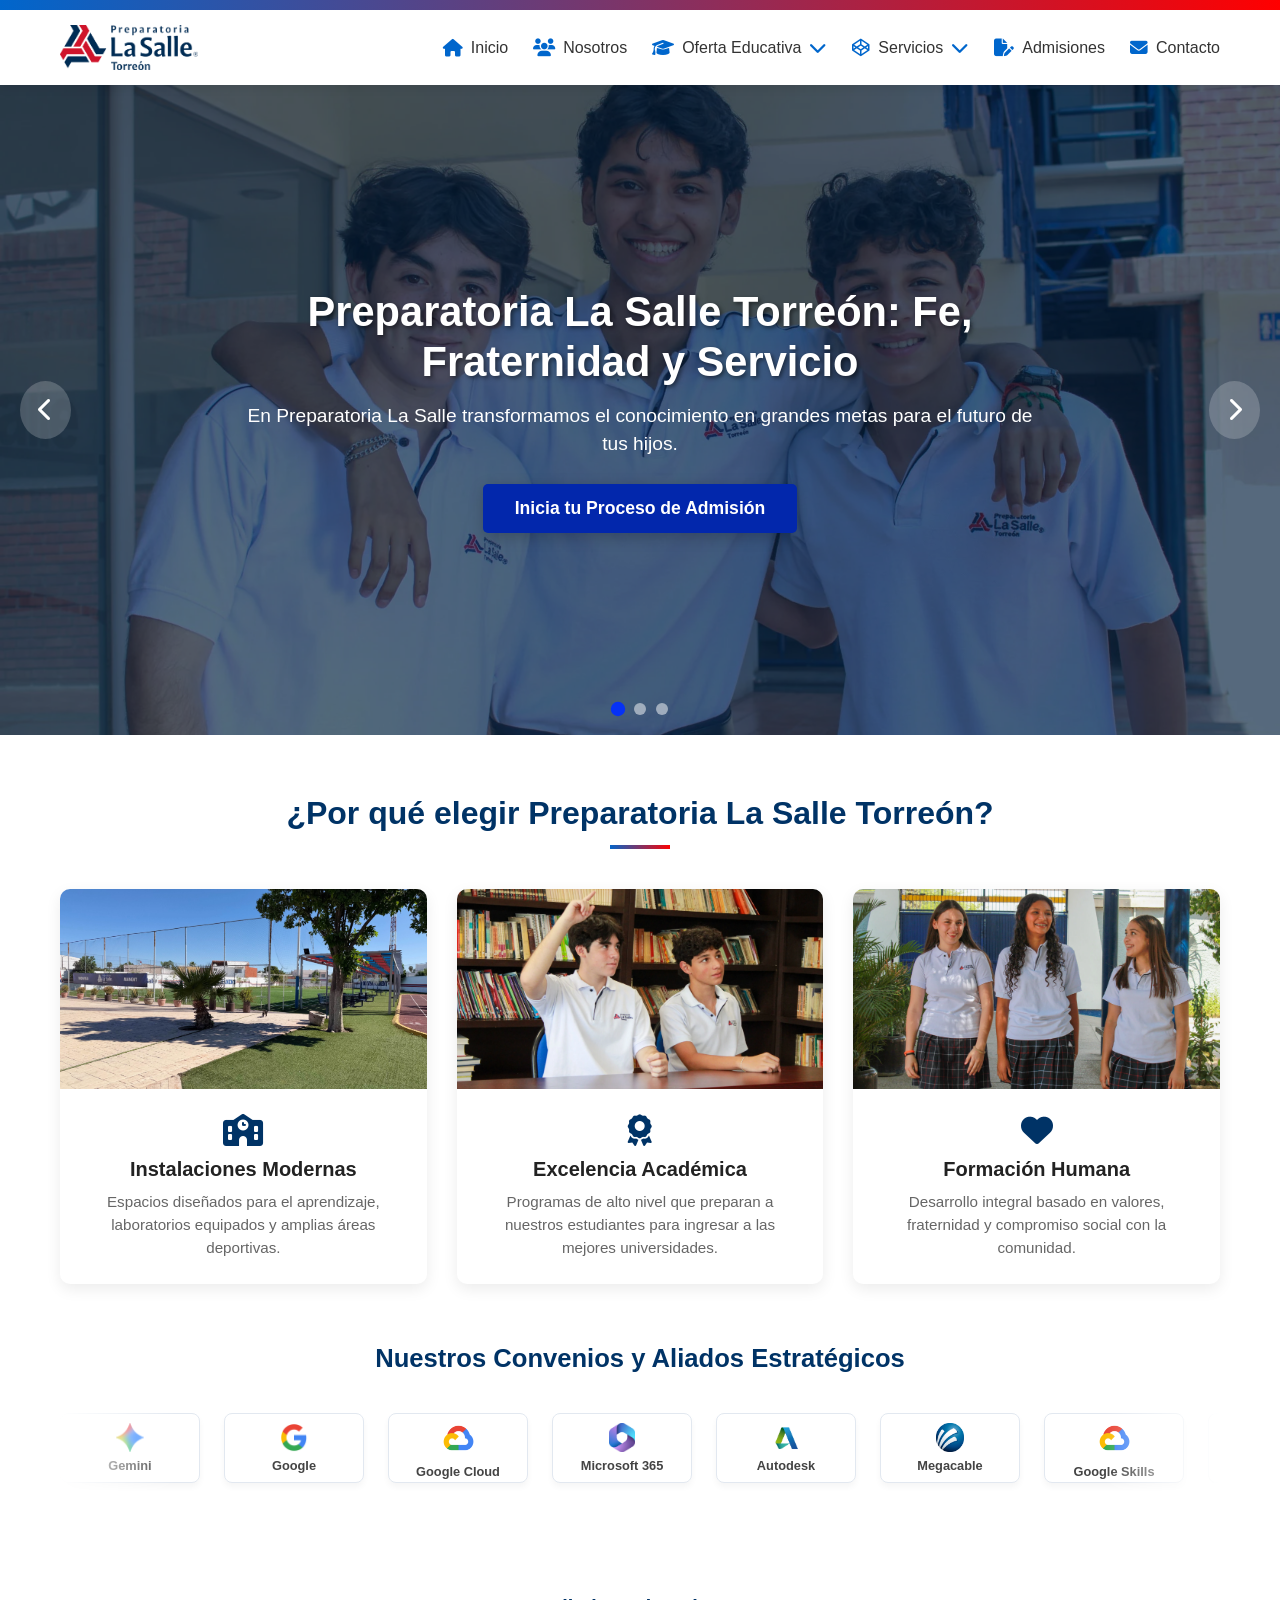
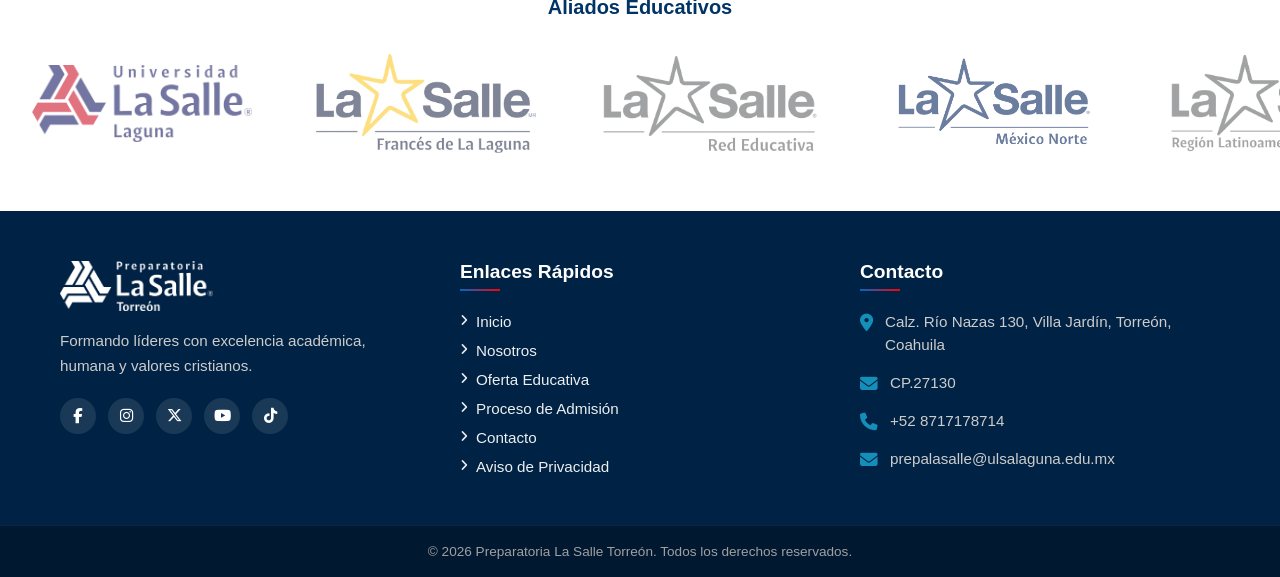
<file: index.html>
<!doctype html>
<html lang="es-MX">
  <head>
    <meta charset="UTF-8" />
    <meta name="viewport" content="width=device-width, initial-scale=1.0" />

    <!-- SEO Básico -->
    <title>Preparatoria La Salle Torreón | Bachillerato</title>
    <meta
      name="description"
      content="Descubre la Preparatoria La Salle Torreón: formación académica y humana, actividades deportivas, talleres y admisiones. Conoce nuestra propuesta educativa."
    />
    <meta
      name="keywords"
      content="Preparatoria La Salle Torreón, Bachillerato Torreón, Escuelas preparatorias La Laguna, Admisión Preparatoria La Salle"
    />

    <link rel="canonical" href="https://preparatoria.lasallelaguna.mx/" />
    <meta name="robots" content="index, follow, max-image-preview:large" />

    <!-- Open Graph / Redes Sociales -->
    <meta property="og:type" content="website" />
    <meta property="og:locale" content="es_MX" />
    <meta property="og:site_name" content="Preparatoria La Salle Torreón" />
    <meta
      property="og:title"
      content="Preparatoria La Salle Torreón | Bachillerato"
    />

    <meta
      property="og:description"
      content="Descubre nuestra propuesta educativa, formación humana, actividades y proceso de admisión."
    />
    <meta property="og:url" content="https://preparatoria.lasallelaguna.mx/" />
    <meta
      property="og:image"
      content="https://preparatoria.lasallelaguna.mx/Imagenes/og-prepa-la-salle-torreon.jpg"
    />
    <meta name="twitter:card" content="summary_large_image" />
    <meta
      name="google-site-verification"
      content="nthUvltzjCgj_BHIHYv4Gq5CX6C1nEGXDLDO5wZlq3s"
    />
    <!-- Datos Estructurados Schema.org (SEO Local & Educativo) -->

    <script type="application/ld+json">
      {
        "@context": "https://schema.org",
        "@type": "HighSchool",
        "@id": "https://preparatoria.lasallelaguna.mx/#school",
        "name": "Preparatoria La Salle Torreón",
        "url": "https://preparatoria.lasallelaguna.mx/",
        "description": "Preparatoria La Salle Torreón. Formación académica y humana basada en los valores de Fe, Fraternidad y Servicio.",
        "logo": "https://preparatoria.lasallelaguna.mx/icon.png",
        "image": "https://preparatoria.lasallelaguna.mx/Imagenes/og-prepa-la-salle-torreon.jpg",
        "telephone": "+528717178714",
        "email": "prepalasalle@ulsalaguna.edu.mx",
        "address": {
          "@type": "PostalAddress",
          "streetAddress": "Calz. Río Nazas 130, Villa Jardín",
          "addressLocality": "Torreón",
          "addressRegion": "Coahuila",
          "postalCode": "27130",
          "addressCountry": "MX"
        },
        "sameAs": [
          "https://www.facebook.com/prepalasalletorreon/",
          "https://www.instagram.com/lasalletorreon/",
          "https://x.com/lasalletorreon",
          "https://www.youtube.com/@preparatorialasalletorreon140",
          "https://www.tiktok.com/@lasalletorreon"
        ]
      }
    </script>

    <!-- Optimización de Rendimiento -->
    <link
      rel="preload"
      as="image"
      href="./Imagenes/IMG_1021.webp"
      fetchpriority="high"
    />
    <link
      rel="stylesheet"
      href="https://cdnjs.cloudflare.com/ajax/libs/font-awesome/6.5.1/css/all.min.css"
    />
    <link rel="icon" href="./icon.png" type="image/png" sizes="32x32" />
    <link rel="stylesheet" href="./styles.css" />
    <link rel="stylesheet" href="./navbar.css" />
    <link rel="stylesheet" href="./footer.css" />
    <!-- Google tag (gtag.js) -->
    <script
      async
      src="https://www.googletagmanager.com/gtag/js?id=G-4J33N94MXD"
    ></script>

    <script src="/analytics.js" defer></script>
  </head>
  <body>
    <header id="main-header"></header>
    <main>
      <!-- SECCIÓN SLIDER / SLIDER HERO -->
      <section class="slider-container" aria-label="Destacados">
        <!-- Diapositiva 1 (Contiene el H1 Único de la Página) -->
        <div class="slide active">
          <img
            src="./Imagenes/IMG_1021.webp"
            alt="Campus e instalaciones de Preparatoria La Salle Torreón"
          />
          <div class="hero-overlay">
            <div class="hero-content">
              <h1>Preparatoria La Salle Torreón: Fe, Fraternidad y Servicio</h1>
              <p>
                En Preparatoria La Salle transformamos el conocimiento en
                grandes metas para el futuro de tus hijos.
              </p>
              <a href="./admisiones.html" class="btn-hero"
                >Inicia tu Proceso de Admisión</a
              >
            </div>
          </div>
        </div>

        <!-- Diapositiva 2 -->
        <div class="slide">
          <img
            src="./Imagenes/IMG_1144.webp"
            alt="Estudiantes de Preparatoria La Salle Torreón participando en actividades de innovación"
          />
          <div class="hero-overlay">
            <div class="hero-content">
              <h2>Excelencia Académica y Humana en Torreón</h2>
              <p>
                Formamos líderes innovadores con valores sólidos e impulso
                transformador.
              </p>
              <a href="./oferta.html" class="btn-hero"
                >Conoce la Oferta Educativa</a
              >
            </div>
          </div>
        </div>

        <!-- Diapositiva 3 -->
        <div class="slide">
          <img
            src="./Imagenes/INICIO COMUNIDAD.webp"
            alt="Comunidad estudiantil Lasallista en La Laguna"
          />
          <div class="hero-overlay">
            <div class="hero-content">
              <h2>Comunidad y Vida Estudiantil Lasallista</h2>
              <p>
                Forma parte de una familia global con presencia en más de 80
                países.
              </p>
              <a href="./contacto.html" class="btn-hero"
                >Descubre la Experiencia</a
              >
            </div>
          </div>
        </div>

        <!-- Flechas de navegación -->
        <button class="slider-btn prev-btn" aria-label="Diapositiva anterior">
          <i class="fa-solid fa-chevron-left" aria-hidden="true"></i>
        </button>
        <button class="slider-btn next-btn" aria-label="Siguiente diapositiva">
          <i class="fa-solid fa-chevron-right" aria-hidden="true"></i>
        </button>

        <!-- Indicadores -->
        <div class="slider-dots">
          <span class="dot active"></span>
          <span class="dot"></span>
          <span class="dot"></span>
        </div>
      </section>

      <!-- SECCIÓN DE INFORMACIÓN -->
      <section class="beneficios">
        <h2 class="beneficios-titulo">
          ¿Por qué elegir Preparatoria La Salle Torreón?
        </h2>

        <div class="beneficios-images">
          <div class="beneficio-card">
            <img
              src="./Imagenes/Instalaciones.webp"
              alt="Laboratorios e instalaciones modernas de la preparatoria"
            />
            <div class="beneficio-info">
              <i class="fa-solid fa-school" aria-hidden="true"></i>
              <h3>Instalaciones Modernas</h3>
              <p>
                Espacios diseñados para el aprendizaje, laboratorios equipados y
                amplias áreas deportivas.
              </p>
            </div>
          </div>

          <div class="beneficio-card">
            <img
              src="./Imagenes/IMG_0905_1.webp"
              alt="Estudiantes de Preparatoria La Salle Torreón participando en actividades académicas"
            />
            <div class="beneficio-info">
              <i class="fa-solid fa-award" aria-hidden="true"></i>
              <h3>Excelencia Académica</h3>
              <p>
                Programas de alto nivel que preparan a nuestros estudiantes para
                ingresar a las mejores universidades.
              </p>
            </div>
          </div>

          <div class="beneficio-card">
            <img
              src="./Imagenes/IMG_1085.webp"
              alt="Actividades de formación humana y valores"
            />
            <div class="beneficio-info">
              <i class="fa-solid fa-heart" aria-hidden="true"></i>
              <h3>Formación Humana</h3>
              <p>
                Desarrollo integral basado en valores, fraternidad y compromiso
                social con la comunidad.
              </p>
            </div>
          </div>
        </div>
      </section>

      <section class="noticias">
        <h2 class="carousel-titulo">
          Nuestros Convenios y Aliados Estratégicos
        </h2>
        <div class="carousel">
          <div class="grupo">
            <div class="card">
              <img src="./icons/Googlegemini.webp" alt="Convenio Gemini" />
              <span>Gemini</span>
            </div>
            <div class="card">
              <img
                src="./icons/Google.webp"
                alt="Convenio Google for Education"
              />
              <span>Google</span>
            </div>
            <div class="card">
              <img
                src="./icons/Googleskills.webp"
                alt="Certificación Google Cloud"
                style="width: 75px; height: auto"
              />
              <span>Google Cloud</span>
            </div>
            <div class="card">
              <img
                src="./icons/microsoft365.webp"
                alt="Herramientas Microsoft 365"
              />
              <span>Microsoft 365</span>
            </div>
            <div class="card">
              <img src="./icons/Autodesk.webp" alt="Licencias Autodesk" />
              <span>Autodesk</span>
            </div>
            <!--<div class="card">
              <img src="./icons/Fortinet.webp" alt="Redes Fortinet" />
              <span>FORTINET</span>
            </div> -->
            <div class="card">
              <img src="./icons/MEGAicon.webp" alt="Megacable" />
              <span>Megacable</span>
            </div>
            <div class="card">
              <img
                src="./icons/Googleskills.webp"
                alt="Google Skills Boost"
                style="width: 75px; height: auto"
              />
              <span>Google Skills</span>
            </div>
          </div>
          <!-- Duplicado decorativo para el loop infinito -->
          <div aria-hidden="true" class="grupo">
            <div class="card">
              <img src="./icons/Googlegemini.webp" alt="" />
              <span>Gemini</span>
            </div>
            <div class="card">
              <img src="./icons/Google.webp" alt="" />
              <span>Google</span>
            </div>
            <div class="card">
              <img
                src="./icons/Googleskills.webp"
                alt=""
                style="width: 75px; height: auto"
              />
              <span>Google Cloud</span>
            </div>
            <div class="card">
              <img src="./icons/microsoft365.webp" alt="" />
              <span>Microsoft 365</span>
            </div>
            <div class="card">
              <img src="./icons/Autodesk.webp" alt="" />
              <span>Autodesk</span>
            </div>
            <!--<div class="card">
              <img src="./icons/Fortinet.webp" alt="" />
              <span>FORTINET</span>
            </div> -->
            <div class="card">
              <img src="./icons/MEGAicon.webp" alt="" />
              <span>Megacable</span>
            </div>
            <div class="card">
              <img src="./icons/Googleskills.webp" alt="" />
              <span>Google Skills</span>
            </div>
          </div>
        </div>
      </section>
    </main>

    <section
      class="universidades"
      aria-label="Universidades y Aliados Educativos"
    >
      <h2 class="universidades__titulo">Aliados Educativos</h2>

      <div class="marquee">
        <ul class="marquee__track">
          <li class="marquee__logo">
            <img
              src="./icons/Logotipo_Universidad_La_Salle_Laguna2.webp"
              alt="Universidad La Salle Laguna"
            />
          </li>
          <li class="marquee__logo">
            <img
              src="./icons/logo ifls.webp"
              alt="Instituto Frances La Salle"
            />
          </li>
          <li class="marquee__logo">
            <img
              src="./icons/logo red educativa.webp"
              alt="Red Educativa La Salle"
            />
          </li>
          <li class="marquee__logo">
            <img
              src="./icons/logo salle norte.webp"
              alt="La Salle Distrito Norte"
            />
          </li>
          <li class="marquee__logo">
            <img
              src="./icons/la salle latinoamerica.webp"
              alt="La Salle América Latina"
            />
          </li>
          <li class="marquee__logo">
            <img
              src="./icons/iualu.webp"
              alt="International Association La Salle Universities"
            />
          </li>
          <li class="marquee__logo">
            <img
              src="./icons/La Salle Francés Original .webp"
              alt="Frances La Salle"
            />
          </li>
          <li class="marquee__logo">
            <img
              src="./icons/redlasalleazul.webp"
              alt="Red de universidades México La Salle"
            />
          </li>

          <!-- Duplicado de loop -->
          <li class="marquee__logo" aria-hidden="true">
            <img
              src="./icons/Logotipo_Universidad_La_Salle_Laguna2.webp"
              alt=""
            />
          </li>
          <li class="marquee__logo" aria-hidden="true">
            <img src="./icons/logo ifls.webp" alt="" />
          </li>
          <li class="marquee__logo" aria-hidden="true">
            <img src="./icons/logo red educativa.webp" alt="" />
          </li>
          <li class="marquee__logo" aria-hidden="true">
            <img src="./icons/logo salle norte.webp" alt="" />
          </li>
          <li class="marquee__logo" aria-hidden="true">
            <img src="./icons/la salle latinoamerica.webp" alt="" />
          </li>
          <li class="marquee__logo" aria-hidden="true">
            <img src="./icons/iualu.webp" alt="" />
          </li>
          <li class="marquee__logo" aria-hidden="true">
            <img src="./icons/La Salle Francés Original .webp" alt="" />
          </li>
          <li class="marquee__logo" aria-hidden="true">
            <img src="./icons/redlasalleazul.webp" alt="" />
          </li>
        </ul>
      </div>
    </section>

    <footer id="main-footer"></footer>

    <script src="navbar.js"></script>
    <script src="footer.js"></script>
    <script src="script.js"></script>
  </body>
</html>
</file>
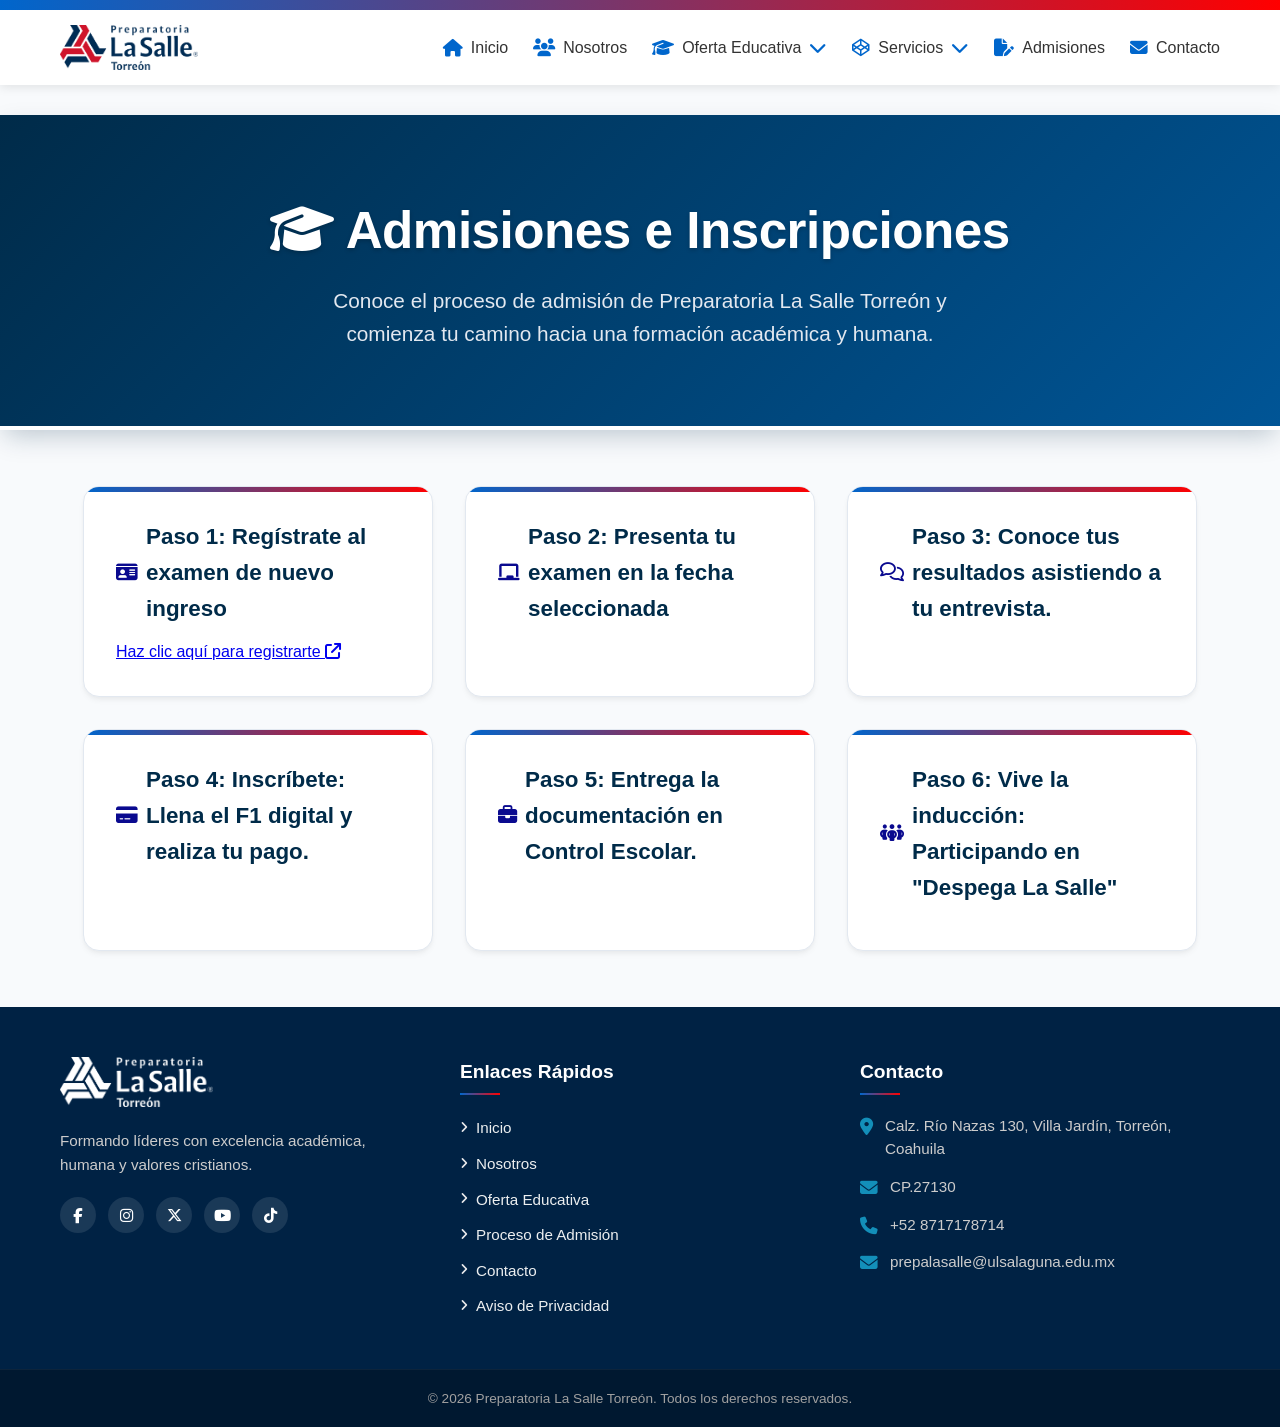
<file: admisiones.html>
<!doctype html>
<html lang="es">
  <head>
    <meta charset="UTF-8" />
    <meta name="viewport" content="width=device-width, initial-scale=1.0" />

    <title>Admisiones e Inscripciones | Preparatoria La Salle Torreón</title>

    <meta
      name="description"
      content="Conoce el proceso de admisión de Preparatoria La Salle Torreón. Consulta los pasos para presentar tu examen de nuevo ingreso, realizar tu inscripción y formar parte de nuestra comunidad."
    />

    <link
      rel="canonical"
      href="https://preparatoria.lasallelaguna.mx/admisiones.html"
    />

    <meta name="robots" content="index, follow" />

    <meta property="og:type" content="website" />
    <meta
      property="og:title"
      content="Admisiones e Inscripciones | Preparatoria La Salle Torreón"
    />
    <meta
      property="og:description"
      content="Conoce los pasos para ingresar a Preparatoria La Salle Torreón."
    />
    <meta
      property="og:url"
      content="https://preparatoria.lasallelaguna.mx/admisiones.html"
    />

    <link rel="icon" href="./icon.png" type="image/png" sizes="32x32" />
    <link
      rel="stylesheet"
      href="https://cdnjs.cloudflare.com/ajax/libs/font-awesome/6.5.1/css/all.min.css"
    />
    <link rel="stylesheet" href="./navbar.css" />
    <link rel="stylesheet" href="./footer.css" />
    <style>
      :root {
        --lasalle-navy: #002b49;
        --lasalle-blue: #005596;
        --lasalle-gold: #eaaa00;
        --lasalle-gold-light: #fff3cd;
        --lasalle-gray-bg: #f8fafc;
        --lasalle-card-border: #e2e8f0;
        --text-main: #1e293b;
        --text-muted: #64748b;
        --nav-h: 30px;
      }

      * {
        box-sizing: border-box;
        margin: 0;
        padding: 0;
      }

      body {
        font-family:
          system-ui,
          -apple-system,
          BlinkMacSystemFont,
          "Segoe UI",
          Roboto,
          Oxygen,
          Ubuntu,
          Cantarell,
          sans-serif;
        background-color: var(--lasalle-gray-bg);
        color: var(--text-main);
        line-height: 1.6;
      }

      .admisiones {
        display: flex;
        flex-direction: column;
        align-items: center;
        justify-content: center;
        padding: 3rem 1.5rem;
        background: linear-gradient(
          135deg,
          var(--lasalle-navy) 0%,
          var(--lasalle-blue) 100%
        );
        min-height: 35vh;
        margin-top: var(--nav-h);
        text-align: center;
        position: relative;
        box-shadow: 0 10px 25px -5px rgba(0, 43, 73, 0.25);
        border-bottom: 4px solid rgb(255, 255, 255);
      }

      .admisiones h1 {
        color: #ffffff;
        font-size: clamp(2rem, 5vw, 3.2rem);
        font-weight: 800;
        margin-bottom: 0.75rem;
        letter-spacing: -0.5px;
        text-shadow: 0 2px 4px rgba(0, 0, 0, 0.2);
      }

      .admisiones p {
        color: #e2e8f0;
        font-size: clamp(1rem, 2.5vw, 1.3rem);
        max-width: 650px;
        font-weight: 300;
      }

      section {
        display: flex;
        flex-wrap: wrap;
        margin: 0 auto;
        padding: 3.5rem 1.5rem;
        align-items: stretch;
        justify-content: center;
        max-width: 1200px;
        gap: 2rem;
      }

      .proceso {
        display: flex;
        flex-direction: column;
        width: 100%;
        max-width: 350px;
        background-color: #ffffff;
        padding: 2rem;
        border-radius: 16px;
        border: 1px solid var(--lasalle-card-border);
        box-shadow:
          0 4px 6px -1px rgba(0, 0, 0, 0.05),
          0 2px 4px -1px rgba(0, 0, 0, 0.03);
        transition: all 0.3s cubic-bezier(0.4, 0, 0.2, 1);
        position: relative;
        overflow: hidden;
      }

      .proceso::before {
        content: "";
        position: absolute;
        top: 0;
        left: 0;
        right: 0;
        height: 5px;
        background: linear-gradient(to right, #0066cc, #ff0000);
      }

      .proceso:hover {
        transform: translateY(-8px);
        box-shadow:
          0 20px 25px -5px rgba(0, 0, 0, 0.1),
          0 10px 10px -5px rgba(0, 0, 0, 0.04);
        border-color: rgba(0, 85, 150, 0.2);
      }

      .proceso h2 {
        color: var(--lasalle-navy);
        font-size: 1.4rem;
        font-weight: 700;
        margin-bottom: 0.75rem;
        display: flex;
        align-items: center;
        gap: 0.5rem;
      }

      .proceso h2 i {
        color: rgb(10, 10, 143);
        font-size: 1.2rem;
      }

      .proceso > p {
        color: var(--text-muted);
        font-size: 0.95rem;
        margin-bottom: 1.5rem;
        line-height: 1.5;
      }

      .proceso ol {
        list-style: none;
        counter-reset: paso-counter;
        display: flex;
        flex-direction: column;
        gap: 0.85rem;
        margin-top: auto;
      }

      .proceso ol li {
        counter-increment: paso-counter;
        display: flex;
        align-items: flex-start;
        font-size: 0.92rem;
        color: var(--text-main);
        line-height: 1.4;
      }

      .proceso ol li::before {
        content: counter(paso-counter);
        background-color: var(--lasalle-navy);
        color: white;
        font-weight: 700;
        font-size: 0.75rem;
        min-width: 1.6rem;
        height: 1.6rem;
        border-radius: 50%;
        display: inline-flex;
        align-items: center;
        justify-content: center;
        margin-right: 0.75rem;
        margin-top: 0.1rem;
        flex-shrink: 0;
        border: 1px solid rgb(69, 69, 167);
      }

      @media (max-width: 768px) {
        .admisiones {
          padding: 2.5rem 1rem;
        }
        section {
          padding: 2rem 1rem;
          gap: 1.5rem;
        }
        .proceso {
          max-width: 100%;
        }
      }
    </style>
    <!-- Google tag (gtag.js) -->
    <script
      async
      src="https://www.googletagmanager.com/gtag/js?id=G-4J33N94MXD"
    ></script>

    <script src="/analytics.js" defer></script>
  </head>
  <body>
    <header id="main-header"></header>

    <div class="admisiones">
      <h1>
        <i class="fa-solid fa-graduation-cap"></i>
        Admisiones e Inscripciones
      </h1>

      <p>
        Conoce el proceso de admisión de Preparatoria La Salle Torreón y
        comienza tu camino hacia una formación académica y humana.
      </p>
    </div>

    <section>
      <div class="proceso">
        <h2>
          <i class="fa-solid fa-id-card"></i>
          Paso 1: Regístrate al examen de nuevo ingreso
        </h2>

        <a
          href="https://go.lasallelaguna.mx/ExamenPLS2027"
          target="_blank"
          rel="noopener noreferrer"
        >
          Haz clic aquí para registrarte
          <i class="fa-solid fa-arrow-up-right-from-square"></i>
        </a>
      </div>
      <div class="proceso">
        <h2>
          <i class="fa-solid fa-chalkboard"></i> Paso 2: Presenta tu examen en
          la fecha seleccionada
        </h2>
      </div>
      <div class="proceso">
        <h2>
          <i class="fa-regular fa-comments"></i> Paso 3: Conoce tus resultados
          asistiendo a tu entrevista.
        </h2>
      </div>
      <div class="proceso">
        <h2>
          <i class="fa-solid fa-credit-card"></i> Paso 4: Inscríbete: Llena el
          F1 digital y realiza tu pago.
        </h2>
      </div>
      <div class="proceso">
        <h2>
          <i class="fa-solid fa-briefcase"></i> Paso 5: Entrega la documentación
          en Control Escolar.
        </h2>
      </div>
      <div class="proceso">
        <h2>
          <i class="fa-solid fa-people-group"></i> Paso 6: Vive la inducción:
          Participando en "Despega La Salle"
        </h2>
      </div>
      <!--<div class="proceso">
        <h2><i class="fa-solid fa-comments"></i> Paso 2: Entrevista</h2>
        <p>Sigue estos pasos para completar tu proceso de admisión:</p>
        <ol>
          <li>Asiste a la entrevista de admisión.</li>
          <li>Asiste a la entrevista de admisión.</li>
          <li>Espera la notificación de aprobación.</li>
        </ol>
      </div>-->
    </section>

    <footer id="main-footer"></footer>
    <!-- 1. SCRIPT PARA EL MENÚ RESPONSIVO (NAVBAR) -->
    <script src="navbar.js"></script>
    <script src="./footer.js"></script>
  </body>
</html>
</file>
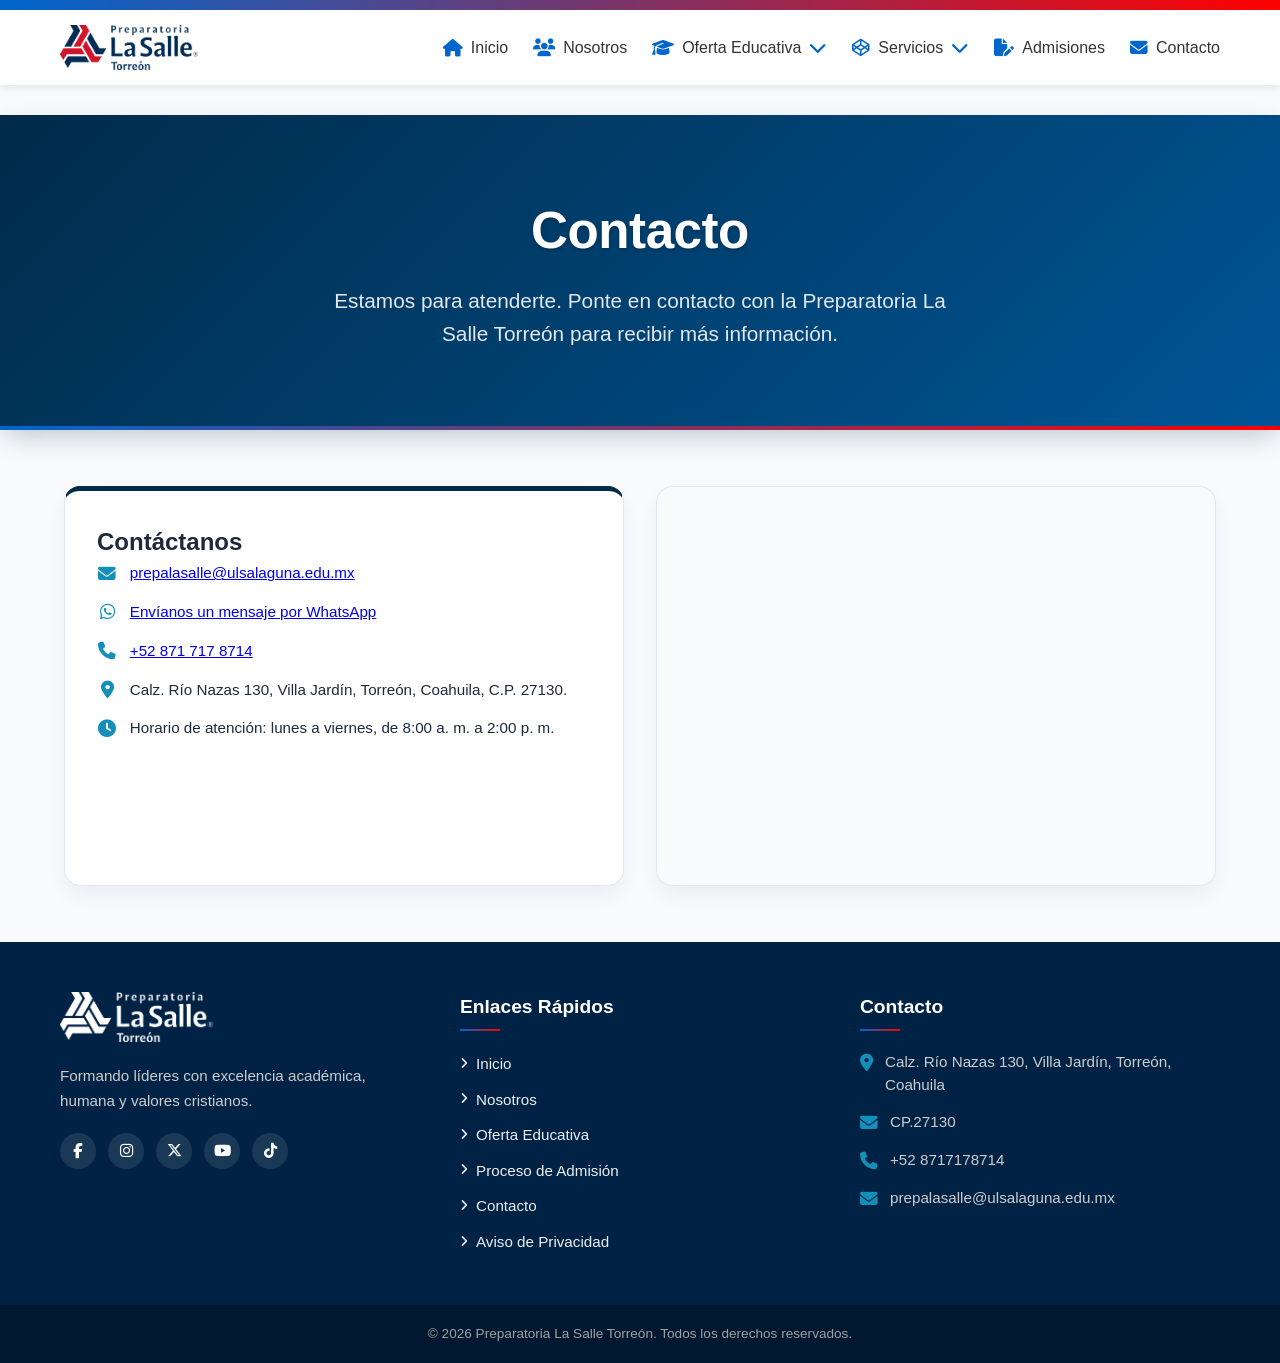
<file: contacto.html>
<!doctype html>
<html lang="es-MX">
  <head>
    <meta charset="UTF-8" />
    <meta name="viewport" content="width=device-width, initial-scale=1.0" />

    <title>Contacto | Preparatoria La Salle Torreón</title>

    <meta
      name="description"
      content="Ponte en contacto con Preparatoria La Salle Torreón. Consulta nuestra dirección, teléfono, correo electrónico, horario de atención y ubicación."
    />

    <link
      rel="canonical"
      href="https://preparatoria.lasallelaguna.mx/contacto"
    />
    <meta name="robots" content="index, follow" />

    <meta property="og:type" content="website" />
    <meta property="og:locale" content="es_MX" />
    <meta
      property="og:title"
      content="Contacto | Preparatoria La Salle Torreón"
    />
    <meta
      property="og:description"
      content="Encuentra los medios de contacto y la ubicación de Preparatoria La Salle Torreón."
    />
    <meta
      property="og:url"
      content="https://preparatoria.lasallelaguna.mx/contacto"
    />
    <link rel="icon" href="./icon.png" type="image/png" sizes="32x32" />
    <link
      rel="stylesheet"
      href="https://cdnjs.cloudflare.com/ajax/libs/font-awesome/6.5.1/css/all.min.css"
    />
    <link rel="stylesheet" href="./navbar.css" />
    <link rel="stylesheet" href="./footer.css" />
    <style>
      :root {
        --lasalle-navy: #002b49;
        --lasalle-blue: #005596;
        --lasalle-gold: #138fb9;
        --lasalle-gold-light: #fff3cd;
        --lasalle-gray-bg: #f8fafc;
        --lasalle-card-border: #e2e8f0;
        --text-main: #1e293b;
        --text-muted: #64748b;
        --nav-h: 30px;
      }

      * {
        box-sizing: border-box;
        margin: 0;
        padding: 0;
      }

      body {
        font-family:
          system-ui,
          -apple-system,
          BlinkMacSystemFont,
          "Segoe UI",
          Roboto,
          Oxygen,
          Ubuntu,
          Cantarell,
          sans-serif;
        background-color: var(--lasalle-gray-bg);
        color: var(--text-main);
        line-height: 1.6;
        display: flex;
        flex-direction: column;
        min-height: 100vh;
      }

      /* --- HERO BANNER DE CONTACTO (Mismo estilo que .admisiones) --- */
      .contacto-header {
        display: flex;
        flex-direction: column;
        align-items: center;
        justify-content: center;
        padding: 3rem 1.5rem;
        background: linear-gradient(
          135deg,
          var(--lasalle-navy) 0%,
          var(--lasalle-blue) 100%
        );
        min-height: 35vh;
        margin-top: var(--nav-h);
        text-align: center;
        position: relative;
        box-shadow: 0 10px 25px -5px rgba(0, 43, 73, 0.25);
        border-bottom: 4px solid transparent;
        border-image: linear-gradient(to right, #0066cc, #ff0000) 1;
        width: 100%;
      }

      .contacto-header h1 {
        color: #ffffff;
        font-size: clamp(2rem, 5vw, 3.2rem);
        font-weight: 800;
        margin-bottom: 0.75rem;
        letter-spacing: -0.5px;
        text-shadow: 0 2px 4px rgba(0, 0, 0, 0.2);
      }

      .contacto-header p {
        color: #e2e8f0;
        font-size: clamp(1rem, 2.5vw, 1.3rem);
        max-width: 650px;
        font-weight: 300;
      }

      /* --- SECCIÓN PRINCIPAL DE CONTENIDO DE CONTACTO --- */
      .contacto {
        width: 100%;
        max-width: 1200px;
        margin: 0 auto;
        padding: 3.5rem 1.5rem;
        flex: 1 0 auto;
      }

      .contacto-grid {
        display: grid;
        grid-template-columns: repeat(auto-fit, minmax(320px, 1fr));
        gap: 2rem;
        align-items: stretch;
      }

      /* Tarjeta con Información y Formulario */
      .contacto-info {
        background: #ffffff;
        padding: 2rem;
        border-radius: 16px;
        box-shadow: 0 10px 25px -5px rgba(0, 43, 73, 0.08);
        border: 1px solid var(--lasalle-card-border);
        border-top: 5px solid var(--lasalle-navy);
      }

      .contacto-info h3 {
        color: var(--lasalle-navy);
        margin-top: 0;
        margin-bottom: 1.25rem;
        font-size: 1.4rem;
        font-weight: 700;
        position: relative;
        padding-bottom: 0.5rem;
        border-bottom: 3px solid var(--gold-lasalle);
      }

      .contacto-info h3::after {
        content: "";
        position: absolute;
        left: 0;
        bottom: 0;
        width: 35px;
        height: 3px;
        border-radius: 2px;
      }

      .info-lista {
        list-style: none;
        padding: 0;
        margin: 0 0 1.5rem 0;
      }

      .info-lista li {
        margin-bottom: 0.9rem;
        color: var(--text-main);
        display: flex;
        align-items: center;
        gap: 0.8rem;
        font-size: 0.95rem;
      }

      .info-lista i {
        color: var(--lasalle-gold);
        font-size: 1.1rem;
        width: 20px;
        text-align: center;
      }

      /* Formulario */
      .contacto-form {
        display: flex;
        flex-direction: column;
        gap: 1rem;
      }

      .contacto-form input,
      .contacto-form textarea {
        width: 100%;
        padding: 0.8rem 1rem;
        border: 1px solid var(--lasalle-card-border);
        border-radius: 8px;
        font-size: 0.95rem;
        outline: none;
        background-color: var(--lasalle-gray-bg);
        color: var(--text-main);
        transition: all 0.3s ease;
      }

      .contacto-form input:focus,
      .contacto-form textarea:focus {
        border-color: var(--lasalle-blue);
        background-color: #ffffff;
        box-shadow: 0 0 0 3px rgba(0, 85, 150, 0.15);
      }

      .contacto-form button {
        background: var(--lasalle-navy);
        color: #ffffff;
        padding: 0.9rem;
        border: none;
        border-radius: 8px;
        font-size: 1rem;
        font-weight: 600;
        cursor: pointer;
        transition:
          background 0.3s ease,
          transform 0.2s ease;
      }

      .contacto-form button:hover {
        background: var(--lasalle-blue);
        transform: translateY(-2px);
      }

      /* Contenedor del Mapa */
      .mapa-wrapper {
        width: 100%;
        height: 100%;
        min-height: 400px;
        border-radius: 16px;
        overflow: hidden;
        box-shadow: 0 10px 25px -5px rgba(0, 43, 73, 0.08);
        border: 1px solid var(--lasalle-card-border);
      }

      .mapa-wrapper iframe {
        width: 100%;
        height: 100%;
        border: 0;
        display: block;
      }
    </style>
    <!-- Google tag (gtag.js) -->
    <script
      async
      src="https://www.googletagmanager.com/gtag/js?id=G-4J33N94MXD"
    ></script>

    <script src="/analytics.js" defer></script>
  </head>
  <body>
    <header id="main-header"></header>

    <div class="contacto-header">
      <h1>Contacto</h1>
      <p>
        Estamos para atenderte. Ponte en contacto con la Preparatoria La Salle
        Torreón para recibir más información.
      </p>
    </div>

    <main class="contacto">
      <div class="contacto-grid">
        <div class="contacto-info">
          <h2>Contáctanos</h2>

          <ul class="info-lista">
            <li>
              <i class="fa-solid fa-envelope"></i>
              <a href="mailto:prepalasalle@ulsalaguna.edu.mx">
                prepalasalle@ulsalaguna.edu.mx
              </a>
            </li>
            <li>
              <i class="fa-brands fa-whatsapp"></i>
              <a
                href="https://wa.me/528714713840"
                target="_blank"
                rel="noopener noreferrer"
              >
                Envíanos un mensaje por WhatsApp
              </a>
            </li>
            <li>
              <i class="fa-solid fa-phone"></i>
              <a href="tel:+528717178714"> +52 871 717 8714 </a>
            </li>
            <li>
              <i class="fa-solid fa-location-dot"></i>
              <span>
                Calz. Río Nazas 130, Villa Jardín, Torreón, Coahuila, C.P.
                27130.
              </span>
            </li>
            <li>
              <i class="fa-solid fa-clock"></i>
              <span>
                Horario de atención: lunes a viernes, de 8:00 a. m. a 2:00 p. m.
              </span>
            </li>
          </ul>
          <!-- <p>Estado: <span id="estado-horario"></span></p> -->
        </div>
        <div class="mapa-wrapper">
          <iframe
            src="https://www.google.com/maps/embed?pb=!1m18!1m12!1m3!1d1513.3545373243287!2d-103.45105667498797!3d25.558889359382064!2m3!1f0!2f0!3f0!3m2!1i1024!2i768!4f13.1!3m3!1m2!1s0x868fda2aa0fef92b%3A0x4a5f2dcddef87935!2sPreparatoria%20La%20Salle%20Torre%C3%B3n!5e0!3m2!1ses-419!2smx!4v1792803052323!5m2!1ses-419!2smx"
            title="Ubicación de Preparatoria La Salle Torreón"
            allowfullscreen
            loading="lazy"
            referrerpolicy="no-referrer-when-downgrade"
          >
          </iframe>
        </div>
      </div>
    </main>

    <footer id="main-footer"></footer>

    <!-- 1. SCRIPT PARA EL MENÚ RESPONSIVO (NAVBAR) -->
    <script src="./footer.js"></script>
    <script src="./navbar.js"></script>
    <!-- <script src="./contacto.js"></script> -->
  </body>
</html>
</file>
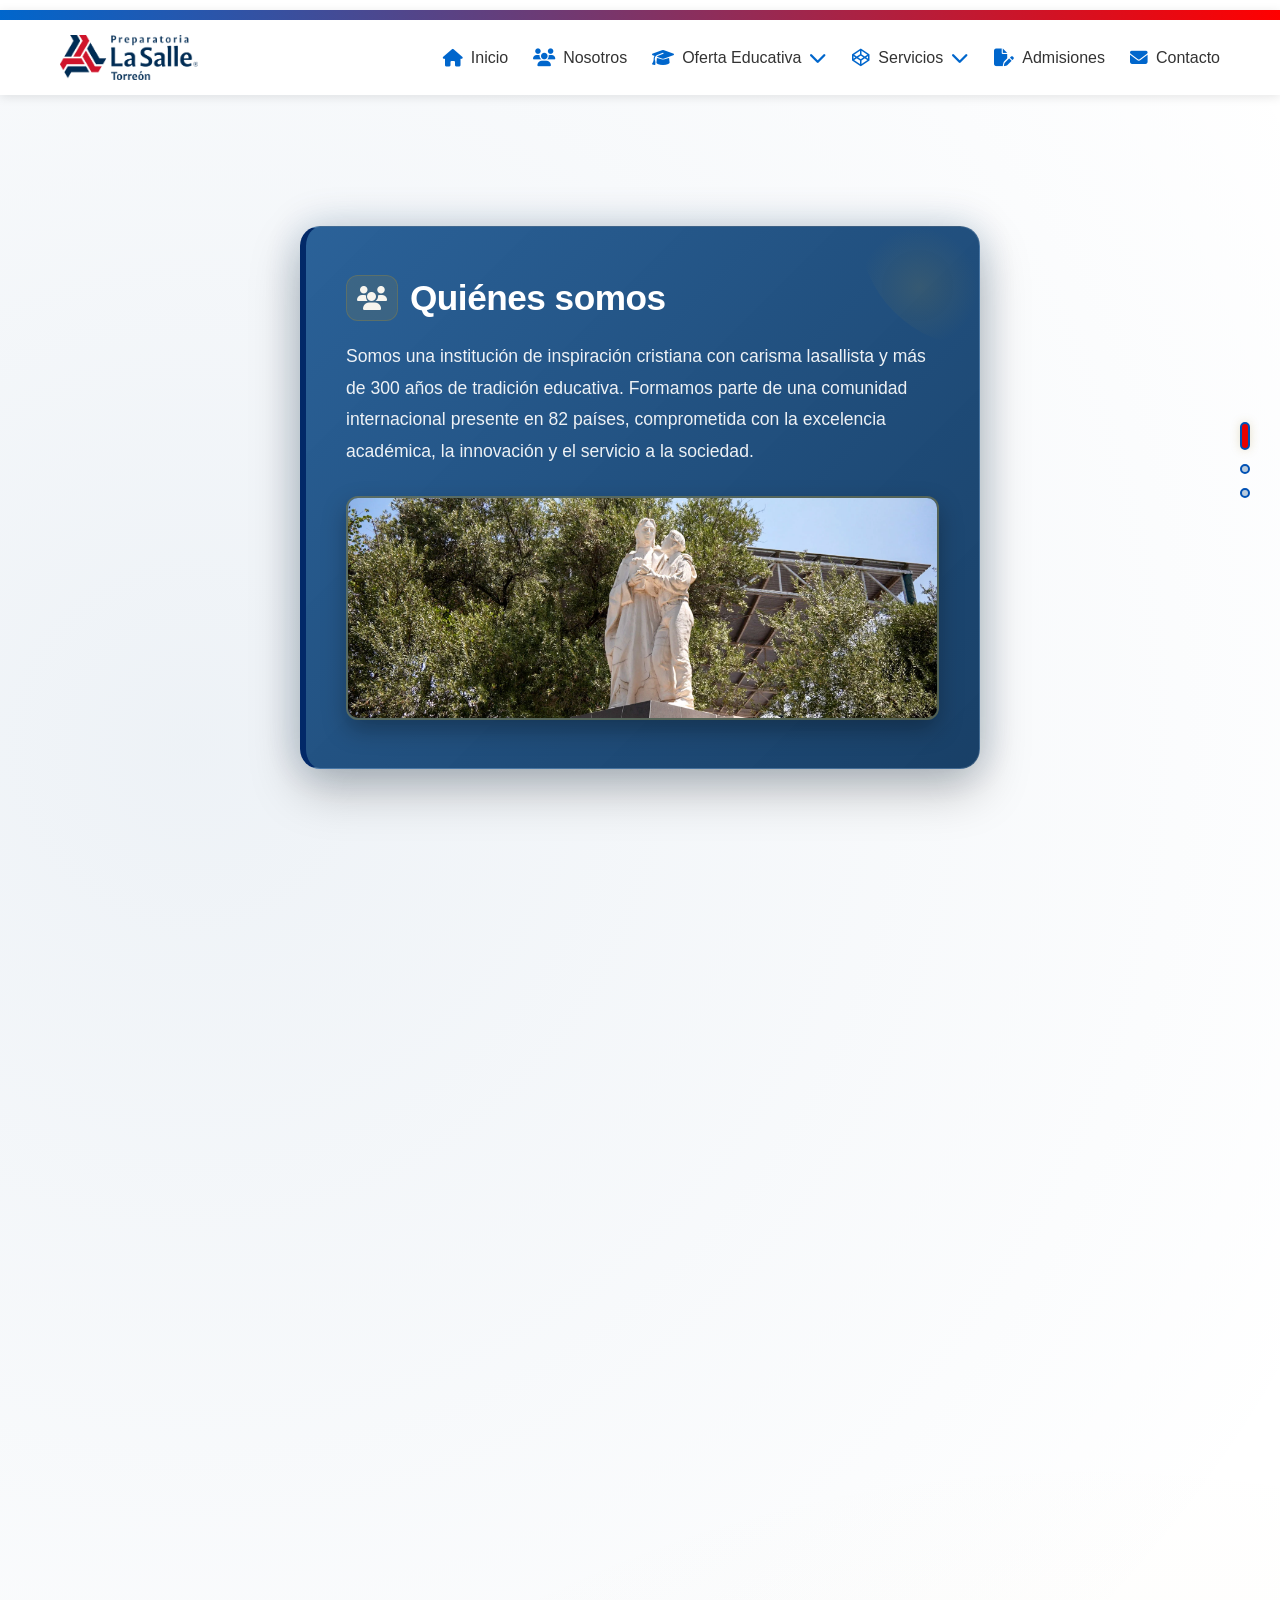
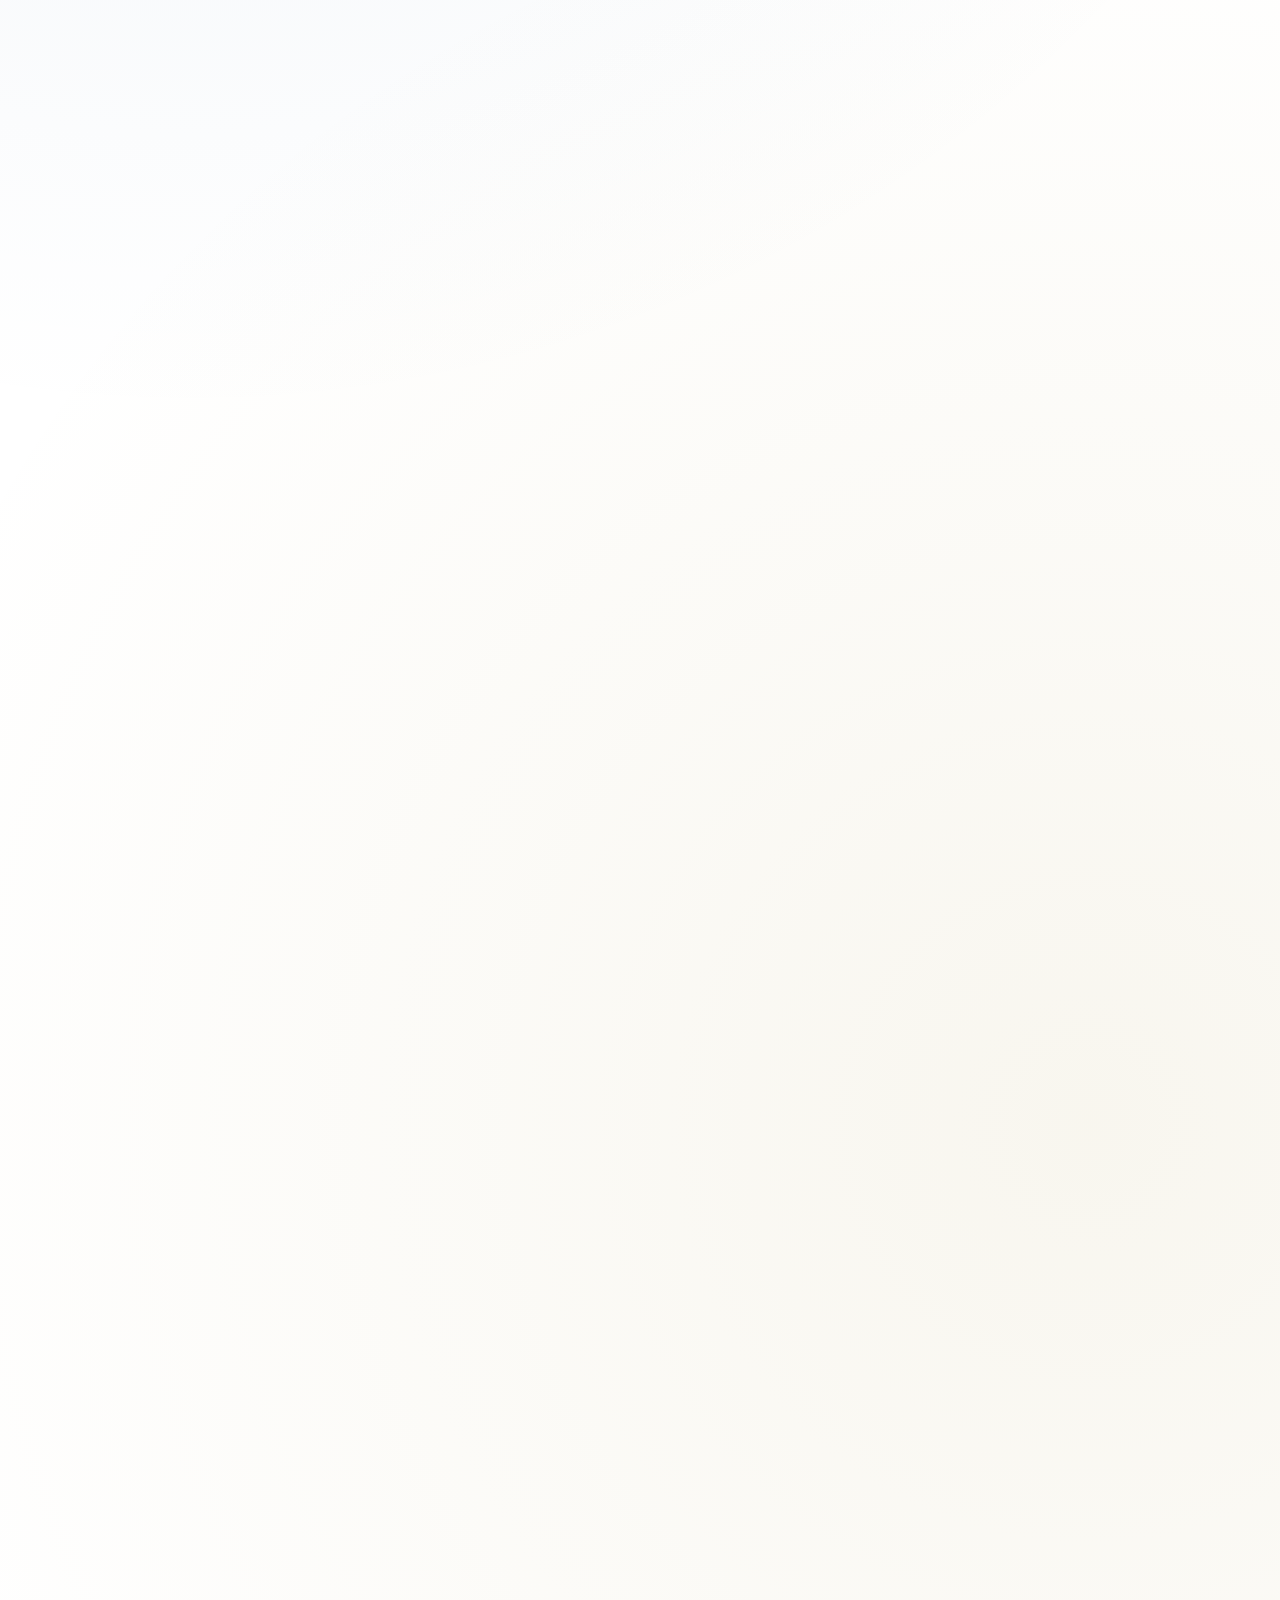
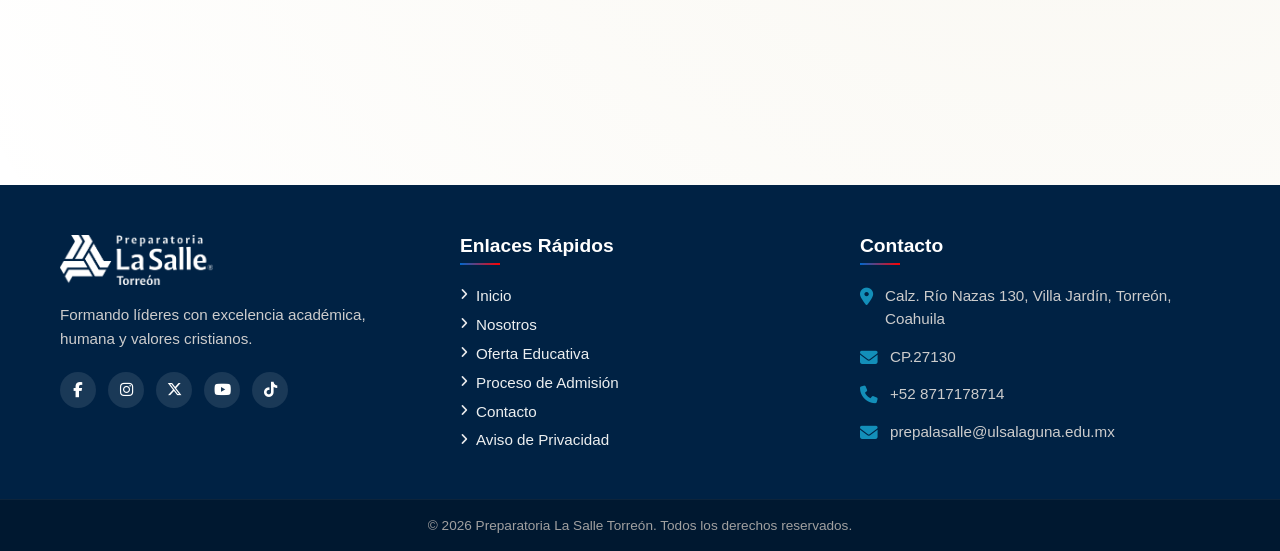
<file: nosotros.html>
<!doctype html>
<html lang="es-MX">
  <head>
    <meta charset="UTF-8" />
    <meta name="viewport" content="width=device-width, initial-scale=1.0" />
    <link rel="icon" href="./icon.png" type="image/png" sizes="32x32" />
    <link
      rel="stylesheet"
      href="https://cdnjs.cloudflare.com/ajax/libs/font-awesome/6.5.1/css/all.min.css"
    />
    <link rel="stylesheet" href="./navbar.css" />
    <link rel="stylesheet" href="./footer.css" />
    <title>Quiénes Somos | Preparatoria La Salle Torreón</title>

    <meta
      name="description"
      content="Conoce la identidad de Preparatoria La Salle Torreón: quiénes somos, nuestra misión y visión, y el compromiso con la formación integral de nuestros estudiantes."
    />

    <link
      rel="canonical"
      href="https://preparatoria.lasallelaguna.mx/nosotros"
    />

    <meta name="robots" content="index, follow" />

    <meta property="og:type" content="website" />
    <meta property="og:locale" content="es_MX" />
    <meta
      property="og:title"
      content="Quiénes Somos | Preparatoria La Salle Torreón"
    />
    <meta
      property="og:description"
      content="Conoce nuestra identidad, misión y visión, y el compromiso educativo de Preparatoria La Salle Torreón."
    />
    <meta
      property="og:url"
      content="https://preparatoria.lasallelaguna.mx/nosotros"
    />
    <style>
      :root {
        --nav-h: 75px;
        --primary-blue: #1f5993;
        --primary-gold: #a98d2f;
        --gold-glow: rgba(169, 141, 47, 0.25);
      }

      * {
        box-sizing: border-box;
        margin: 0;
        padding: 0;
      }

      html {
        scroll-behavior: smooth;
        scroll-snap-type: y proximity;
        scroll-padding-top: var(--nav-h);
        font-family:
          "Plus Jakarta Sans",
          system-ui,
          -apple-system,
          sans-serif;
      }

      body {
        background-color: #ffffff;
        color: #ffffff;
        overflow-x: hidden;
      }

      .nosotros {
        position: relative;
        width: 100%;
      }

      /* Fondo delimitado únicamente dentro de la sección nosotros */
      .fondo {
        position: absolute;
        top: 0;
        left: 0;
        width: 100%;
        height: 100%;
        background: #ffffff;
        background-image:
          radial-gradient(
            circle at 15% 20%,
            rgba(31, 89, 147, 0.08) 0%,
            transparent 45%
          ),
          radial-gradient(
            circle at 85% 80%,
            rgba(169, 141, 47, 0.08) 0%,
            transparent 45%
          );
        z-index: 0;
      }

      .pasos {
        position: relative;
        z-index: 2;
      }

      .paso {
        min-height: calc(100vh - var(--nav-h));
        height: calc(100vh - var(--nav-h));
        scroll-snap-align: start;
        scroll-snap-stop: always;
        display: flex;
        align-items: center;
        justify-content: center;
        padding: 2rem 1rem;
      }

      /* Tarjeta de contenido */
      .contenido {
        position: relative;
        max-width: 680px;
        width: 100%;
        color: #ffffff;
        padding: 3rem 2.5rem;
        background: linear-gradient(
          135deg,
          rgba(31, 89, 147, 0.95) 0%,
          rgba(20, 60, 100, 0.98) 100%
        );
        backdrop-filter: blur(16px);
        -webkit-backdrop-filter: blur(16px);
        border: 1px solid rgba(255, 255, 255, 0.15);
        border-left: 6px solid #022968;
        border-radius: 20px;
        box-shadow:
          0 20px 50px rgba(0, 0, 0, 0.25),
          0 0 40px rgba(31, 89, 147, 0.2);

        opacity: 0;
        transform: translateY(40px) scale(0.96);
        transition:
          opacity 0.8s cubic-bezier(0.16, 1, 0.3, 1),
          transform 0.8s cubic-bezier(0.16, 1, 0.3, 1);
        will-change: opacity, transform;
      }

      .contenido::before {
        content: "";
        position: absolute;
        top: 0;
        right: 0;
        width: 120px;
        height: 120px;
        background: radial-gradient(
          circle,
          rgba(169, 141, 47, 0.15) 0%,
          transparent 70%
        );
        border-radius: 0 20px 0 100%;
        pointer-events: none;
      }

      .paso.activo .contenido {
        opacity: 1;
        transform: translateY(0) scale(1);
      }

      .titulo-box {
        display: flex;
        align-items: center;
        gap: 12px;
        margin-bottom: 1.25rem;
      }

      .titulo-box i {
        font-size: 1.5rem;
        color: #f7f5ee;
        background: rgba(169, 141, 47, 0.15);
        padding: 10px;
        border-radius: 12px;
        border: 1px solid rgba(169, 141, 47, 0.3);
      }

      .contenido h2 {
        font-size: 2.2rem;
        font-weight: 800;
        letter-spacing: -0.5px;
        color: #ffffff;
        position: relative;
        display: inline-block;
      }

      .contenido p {
        font-size: 1.1rem;
        line-height: 1.8;
        color: rgba(255, 255, 255, 0.92);
        font-weight: 400;
      }

      .img-wrapper {
        position: relative;
        margin-top: 1.8rem;
        border-radius: 12px;
        overflow: hidden;
        box-shadow: 0 10px 25px rgba(0, 0, 0, 0.3);
        border: 2px solid rgba(169, 141, 47, 0.4);
      }

      .contenido img {
        display: block;
        width: 100%;
        max-height: 220px;
        object-fit: cover;
        transition: transform 0.6s cubic-bezier(0.16, 1, 0.3, 1);
      }

      .paso.activo .contenido img:hover {
        transform: scale(1.04);
      }

      /* Indicador de Secciones */
      .dot-nav {
        position: fixed;
        right: 30px;
        top: 50%;
        transform: translateY(-50%);
        z-index: 100;
        display: flex;
        flex-direction: column;
        gap: 14px;
      }

      .dot {
        width: 10px;
        height: 10px;
        border-radius: 50%;
        background: rgba(31, 89, 147, 0.3);
        border: 2px solid #0151b4;
        transition: all 0.3s ease;
        cursor: pointer;
      }

      .dot.active {
        background: #e90000;
        height: 28px;
        border-radius: 10px;
        box-shadow: 0 0 10px var(--gold-glow);
      }

      #main-footer {
        position: relative;
        z-index: 10;
        scroll-snap-align: start;
      }

      .lateral {
        position: fixed;
        top: var(--nav-h);
        height: calc(100vh - var(--nav-h));
        width: 220px;
        z-index: 1;
        pointer-events: none;
      }

      .lateral-izq {
        left: 0;
      }
      .lateral-der {
        right: 0;
      }

      .lateral img {
        width: 100%;
        height: 100%;
        object-fit: cover;
        display: block;
        opacity: 0.85;
      }

      @media (max-width: 1024px) {
        .lateral,
        .dot-nav {
          display: none;
        }
      }

      @media (max-width: 640px) {
        .contenido {
          padding: 2rem 1.5rem;
        }

        .contenido h2 {
          font-size: 1.75rem;
        }

        .contenido p {
          font-size: 1rem;
          line-height: 1.6;
        }
      }
    </style>
    <!-- Google tag (gtag.js) -->
    <script
      async
      src="https://www.googletagmanager.com/gtag/js?id=G-4J33N94MXD"
    ></script>

    <script src="/analytics.js" defer></script>
  </head>

  <body>
    <header id="main-header"></header>

    <div class="dot-nav" id="dotNav">
      <div class="dot active"></div>
      <div class="dot"></div>
      <div class="dot"></div>
    </div>

    <section class="nosotros">
      <div class="fondo"></div>

      <!-- Contenedores Laterales Fijos -->
      <!--
      <div class="lateral lateral-izq">
        <img src="./lat1.jpg" alt="Decoración Izquierda">
      </div>

      <div class="lateral lateral-der">
        <img src="./lat1.jpg" alt="Decoración Derecha">
      </div>
      -->

      <div class="pasos">
        <article class="paso">
          <div class="contenido">
            <div class="titulo-box">
              <i class="fa-solid fa-users"></i>
              <h2>Quiénes somos</h2>
            </div>
            <p>
              Somos una institución de inspiración cristiana con carisma
              lasallista y más de 300 años de tradición educativa. Formamos
              parte de una comunidad internacional presente en 82 países,
              comprometida con la excelencia académica, la innovación y el
              servicio a la sociedad.
            </p>
            <div class="img-wrapper">
              <img
                src="./Imagenes/FOTO 5 .webp"
                alt="Escultura conmemorativa al legado de San Juan Bautista de La Salle"
              />
            </div>
          </div>
        </article>

        <article class="paso">
          <div class="contenido">
            <div class="titulo-box">
              <i class="fa-solid fa-bullseye"></i>
              <h2>Misión</h2>
            </div>
            <p>
              Contribuir a la formación integral de nuestros estudiantes
              mediante una sólida preparación académica y el desarrollo de
              valores humanos y evangélicos, promoviendo la justicia, la paz y
              el compromiso con quienes más lo necesitan.
            </p>
            <div class="img-wrapper">
              <img
                src="./Imagenes/FOTO 9 _1.webp"
                alt="Instalaciones de la Prepararatoria La Salle Torreón"
              />
            </div>
          </div>
        </article>

        <article class="paso">
          <div class="contenido">
            <div class="titulo-box">
              <i class="fa-solid fa-eye"></i>
              <h2>Visión</h2>
            </div>
            <p>
              Ser una fuerza viva y transformadora en la sociedad, impulsando el
              espíritu comunitario y formando jóvenes capaces de responder a los
              retos sociales, económicos y culturales de México y del mundo, con
              una perspectiva global y compromiso con su entorno.
            </p>
            <div class="img-wrapper">
              <img
                src="./Imagenes/FOTO 7_1.webp"
                alt="Lugar de convivencia de la preparatoria La Salle Torreón"
              />
            </div>
          </div>
        </article>
        <article class="paso">
          <div class="contenido">
            <div class="titulo-box">
              <i class="fa-solid fa-handshake"></i>
              <h2>Valores</h2>
            </div>
            <p>
              Nuestros valores institucionales son el fundamento de nuestra
              identidad y guían cada una de nuestras acciones. A través de la
              <b>Fe</b>, la <b>Fraternidad</b> y el <b>Servicio</b>, fomentamos
              la disposición de ayudar a los demás y contribuir al bienestar de
              la sociedad. Estos valores nos impulsan a formar personas
              comprometidas con su entorno y con la construcción de un mundo
              mejor.
            </p>
            <div class="img-wrapper">
              <img
                src="./Imagenes/FOTO 10_1.webp"
                alt="Lugar de convivencia de la preparatoria La Salle Torreón"
              />
            </div>
          </div>
        </article>
      </div>
    </section>

    <footer id="main-footer"></footer>

    <script src="navbar.js"></script>
    <script src="./footer.js"></script>
    <script src="./nosotros.js"></script>
  </body>
</html>
</file>
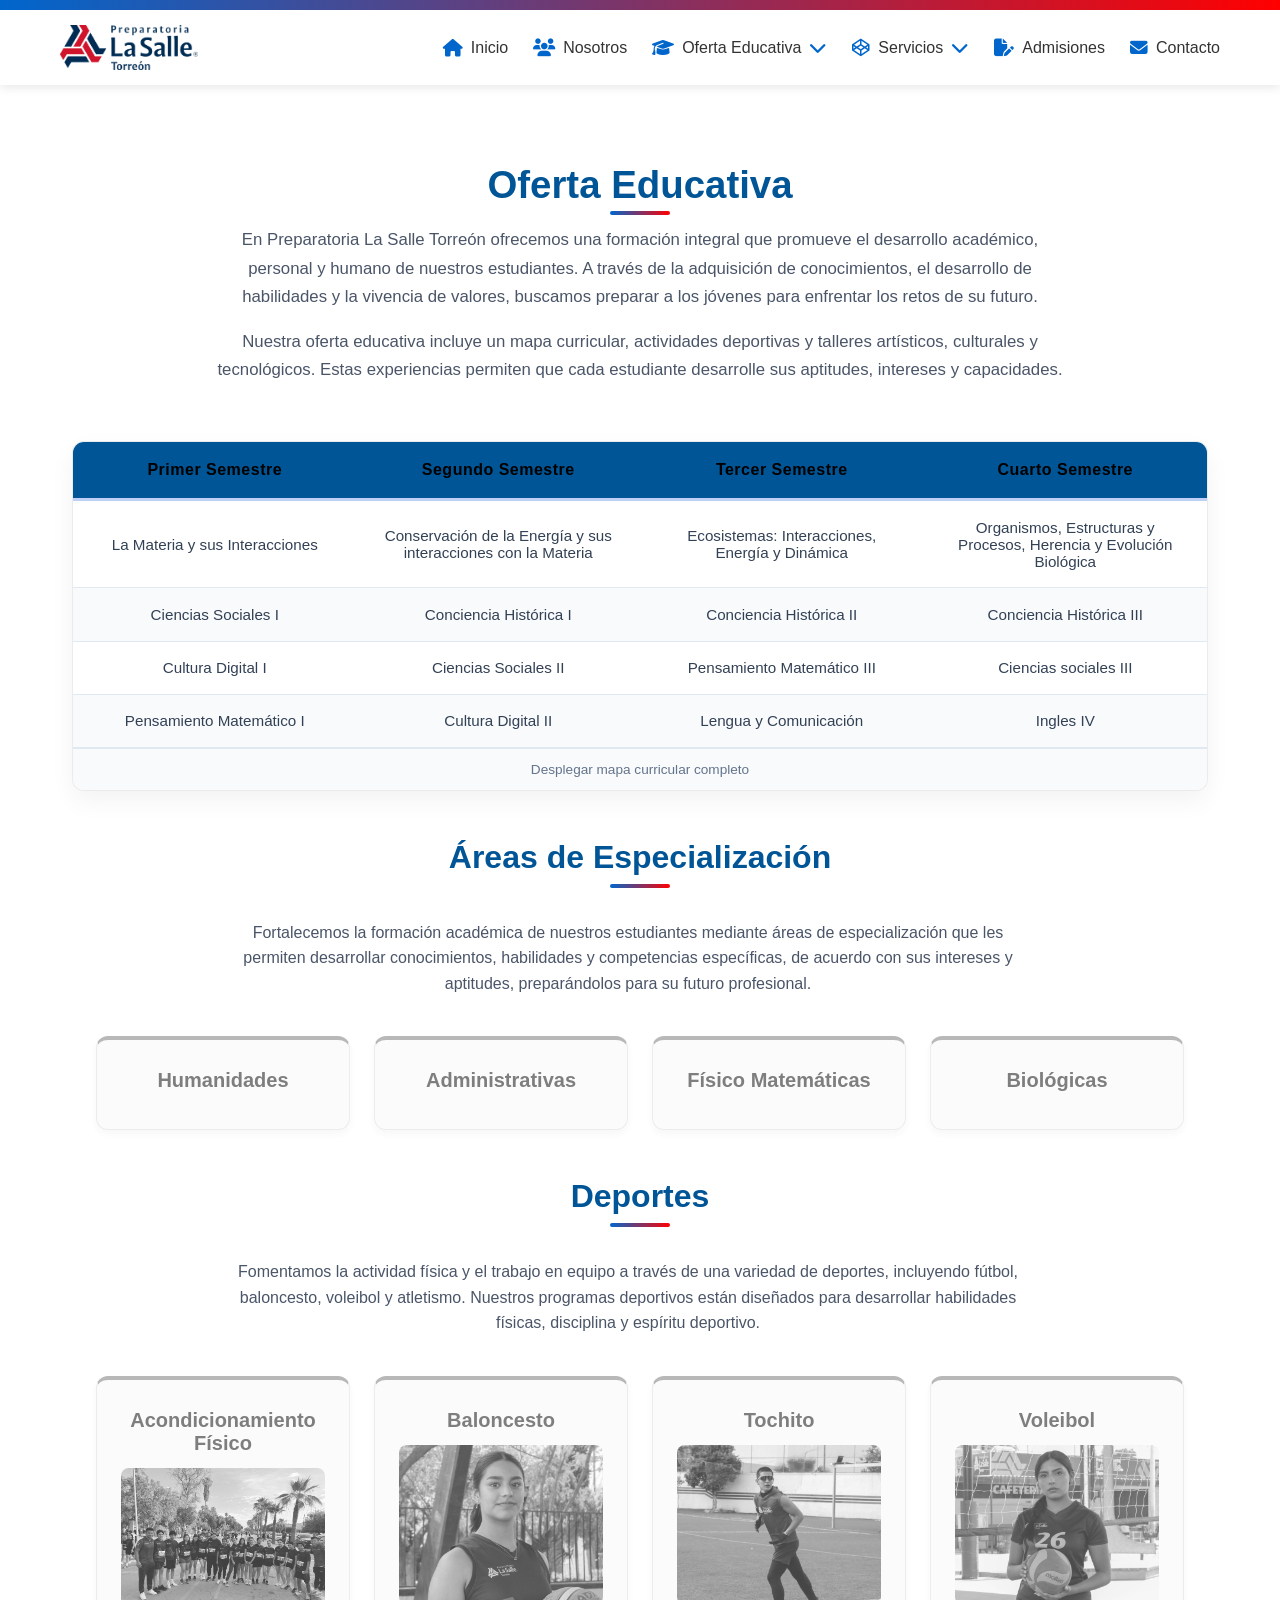
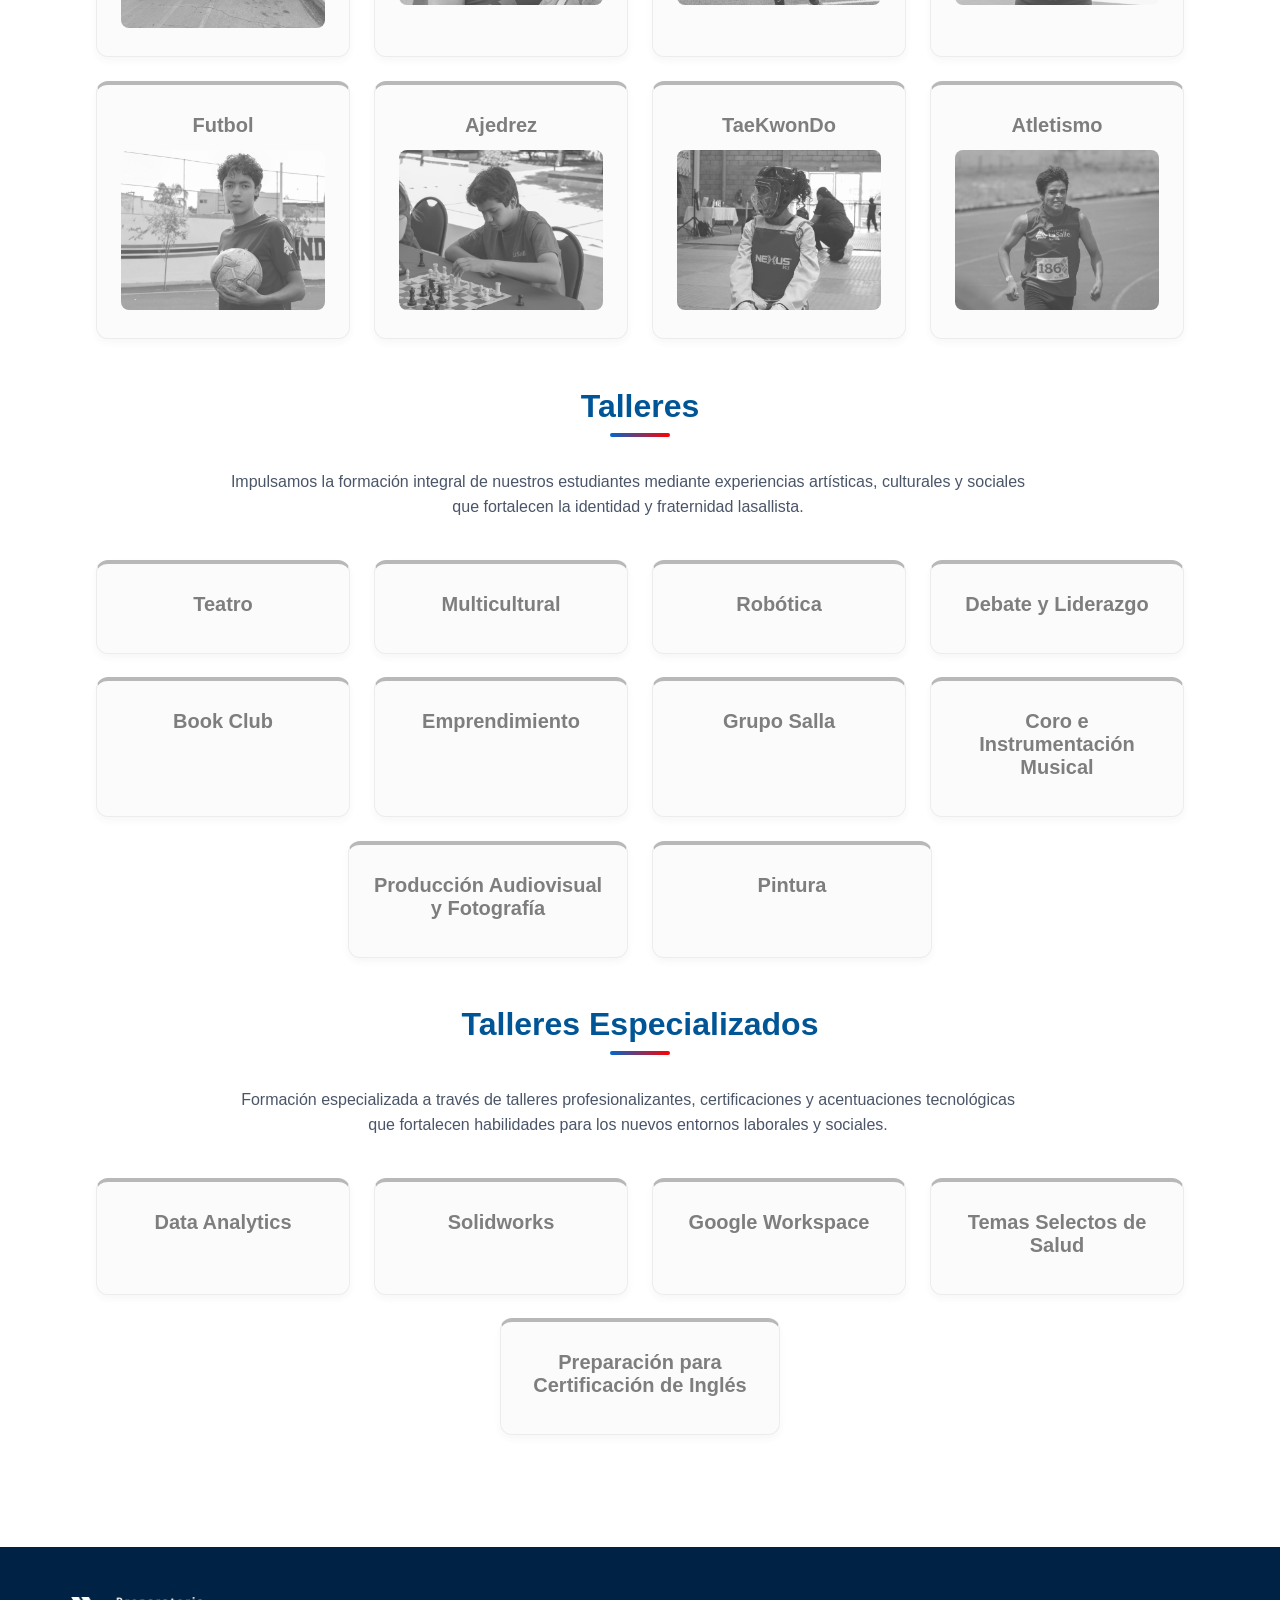
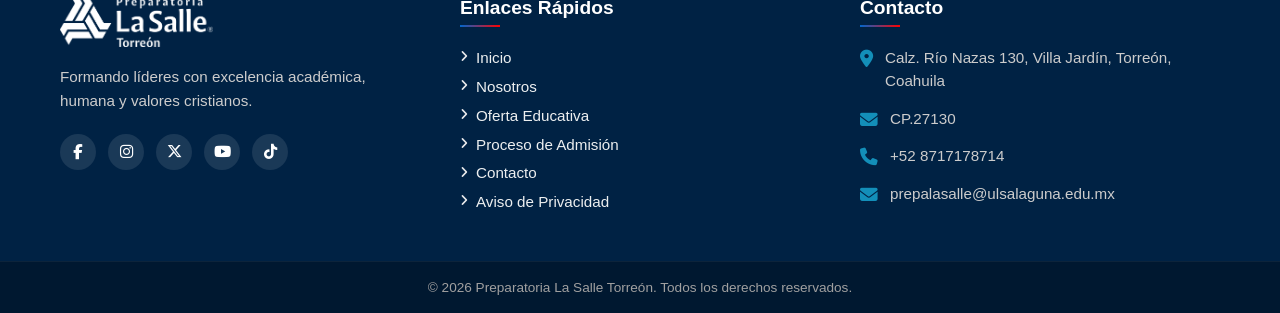
<file: oferta.html>
<!doctype html>
<html lang="es-MX">
  <head>
    <meta charset="UTF-8" />
    <meta name="viewport" content="width=device-width, initial-scale=1.0" />

    <title>Oferta Educativa | Preparatoria La Salle Torreón</title>

    <meta
      name="description"
      content="Conoce la oferta educativa de Preparatoria La Salle Torreón: mapa curricular, materias, actividades deportivas, talleres artísticos, tecnológicos y formación integral."
    />

    <link
      rel="canonical"
      href="https://preparatoria.lasallelaguna.mx/oferta.html"
    />

    <meta name="robots" content="index, follow" />

    <meta property="og:type" content="website" />
    <meta property="og:locale" content="es_MX" />
    <meta
      property="og:title"
      content="Oferta Educativa | Preparatoria La Salle Torreón"
    />
    <meta
      property="og:description"
      content="Descubre nuestro mapa curricular, deportes, talleres y actividades de formación integral."
    />
    <meta
      property="og:url"
      content="https://preparatoria.lasallelaguna.mx/oferta.html"
    />

    <link rel="icon" href="./icon.png" type="image/png" sizes="32x32" />
    <link
      rel="stylesheet"
      href="https://cdnjs.cloudflare.com/ajax/libs/font-awesome/6.5.1/css/all.min.css"
    />
    <link rel="stylesheet" href="./navbar.css" />
    <link rel="stylesheet" href="./footer.css" />
    <style>
      :root {
        --lasalle-navy: #002b49;
        --lasalle-blue: #005596;
        --lasalle-gold: #eaaa00;
        --lasalle-gold-light: #fff3cd;
        --lasalle-gray-bg: #f8fafc;
        --lasalle-card-border: #e2e8f0;
        --text-main: #1e293b;
        --text-muted: #64748b;
        --nav-h: 30px;
        --blue-lasalle: #005596;
        --gold-lasalle: linear-gradient(to right, #0066cc, #ff0000);
        --text-dark: #1e293b;
        --bg-light: #f8fafc;
      }

      /* Contenedor Principal */
      .oferta {
        padding: calc(var(--nav-h) + 3rem) 2rem 4rem;
        max-width: 1200px;
        margin: 0 auto;
        font-family:
          system-ui,
          -apple-system,
          sans-serif;
        color: var(--text-dark);
      }

      /* Cabecera / Introducción */
      .oferta-container {
        max-width: 850px;
        margin: 0 auto 3.5rem;
        text-align: center;
      }

      .oferta-container h1 {
        font-size: 2.4rem;
        color: var(--blue-lasalle);
        margin-bottom: 1.2rem;
        position: relative;
        display: inline-block;
      }

      /* Detalle de línea dorada bajo el título */
      .oferta-container h1::after {
        content: "";
        position: absolute;
        bottom: -8px;
        left: 50%;
        transform: translateX(-50%);
        width: 60px;
        height: 4px;
        background: linear-gradient(to right, #0066cc, #ff0000);
        border-radius: 2px;
      }

      .oferta-container p {
        font-size: 1.05rem;
        line-height: 1.7;
        color: #4a5568;
        margin-bottom: 1rem;
      }

      /* Tabla Estilizada */
      .tabla {
        width: 100%;
        overflow-x: auto;
        background: #ffffff;
        border-radius: 12px;
        box-shadow: 0 10px 25px rgba(0, 0, 0, 0.05);
        border: 1px solid rgba(0, 0, 0, 0.08);
        cursor: pointer;
        user-select: none;
        table-layout: fixed;
      }
      .tabla-wrapper {
        display: grid;
        grid-template-rows: 0fr;
        transition: grid-template-rows 0.4s cubic-bezier(0.4, 0, 0.2, 1);
      }
      .filas-visibles {
        display: table-row-group;
      }
      .filas-ocultas-wrapper {
        overflow: hidden;
      }
      .filas-ocultas-wrapper {
        overflow: hidden;
      }
      .tabla.expandida .tabla-wrapper {
        grid-template-rows: 1fr;
      }

      /* Indicador con micro-interacción */
      .tabla-indicador {
        text-align: center;
        padding: 0.8rem;
        font-size: 0.85rem;
        color: #64748b;
        background-color: #f8fafc;
        border-top: 1px solid #e2e8f0;
        font-weight: 500;
        transition: background-color 0.2s ease;
      }

      .tabla:hover .tabla-indicador {
        background-color: #f1f5f9;
      }

      table {
        width: 100%;
        border-collapse: collapse;
        text-align: center;
      }

      /* Encabezado de la Tabla */
      thead tr {
        background-color: var(--blue-lasalle);
        color: #030303;
      }

      th,
      td {
        width: 25%;
        padding: 1.1rem 1.5rem;
        font-size: 0.95rem;
        color: #000000;
        border-bottom: 1px solid #e2e8f0;
        transition: background-color 0.2s ease;
        word-wrap: break-word;
      }

      th {
        padding: 1.2rem 1.5rem;
        font-size: 1rem;
        font-weight: 600;
        letter-spacing: 0.5px;
        border-bottom: 3px solid rgb(191, 208, 247);
        white-space: normal;
      }

      /* Filas y Celdas */
      td {
        padding: 1.1rem 1.5rem;
        font-size: 0.95rem;
        color: #334155;
        border-bottom: 1px solid #e2e8f0;
        transition: background-color 0.2s ease;
      }

      /* Alternancia de color en filas (Zebra Striping) */
      tbody tr:nth-child(even) {
        background-color: var(--bg-light);
      }

      /* Hover suave en las filas */
      tbody tr:hover {
        background-color: rgba(2, 51, 101, 0.04);
      }
      /* Estilos para las secciones contenedoras */
      .Deportes,
      .Talleres {
        max-width: 1200px;
        margin: 3rem auto;
        padding: 0 1.5rem;
        font-family:
          system-ui,
          -apple-system,
          sans-serif;
      }

      .Deportes h2,
      .Talleres h2 {
        font-size: 2rem;
        color: var(--blue-lasalle);
        margin-bottom: 0.5rem;
        border-bottom: 3px solid var(--gold-lasalle);
        display: inline-block;
        padding-bottom: 5px;
      }

      .Deportes > p,
      .Talleres > p {
        color: #4a5568;
        font-size: 1rem;
        line-height: 1.6;
        margin-bottom: 2rem;
      }

      /* Envoltorio de cuadrícula para las tarjetas */
      .Deportes,
      .Talleres {
        display: grid;
        grid-template-columns: repeat(auto-fit, minmax(250px, 1fr));
        gap: 1.5rem;
      }

      .Deportes h2,
      .Deportes > p,
      .Talleres h2,
      .Talleres > p {
        grid-column: 1 / -1;
      }

      /* --- ESTILO DE LAS CARTAS (CARD) --- */
      .card {
        background: #f8fafc;
        padding: 1.8rem 1.5rem;
        border-radius: 12px;
        border: 1px solid rgba(0, 0, 0, 0.08);
        border-top: 4px solid #94a3b8;
        box-shadow: 0 4px 10px rgba(0, 0, 0, 0.05);

        filter: grayscale(100%);
        opacity: 0.75;

        transition:
          transform 0.3s cubic-bezier(0.16, 1, 0.3, 1),
          box-shadow 0.3s cubic-bezier(0.16, 1, 0.3, 1),
          filter 0.3s ease,
          opacity 0.3s ease,
          background-color 0.3s ease,
          border-color 0.3s ease;

        cursor: pointer;
        will-change: transform, box-shadow, filter;
      }

      .card h3 {
        margin: 0 0 0.5rem 0;
        color: #475569;
        font-size: 1.25rem;
      }

      .card p {
        margin: 0;
        color: #64748b;
        font-size: 0.95rem;
        line-height: 1.5;
      }

      /* --- ESTADO HOVER (Restaura colores de La Salle) --- */
      .card:hover {
        background: #ffffff;
        filter: grayscale(0%);
        opacity: 1;

        /* Agranda la tarjeta y eleva la sombra */
        transform: scale(1.04) translateY(-4px);
        box-shadow: 0 12px 24px rgba(2, 51, 101, 0.18);

        /* Cambia el borde al dorado de La Salle */
        border-top-color: var(--lasalle-blue, #151103);
      }

      .card:hover h3 {
        color: var(--blue-lasalle, #023365);
      }
      /* --- ESTILOS PARA LA IMAGEN EN LAS TARJETAS --- */
      .card img {
        width: 100%;
        height: 160px;
        object-fit: cover;
        border-radius: 8px;
        margin-top: 0.8rem;
        display: block;

        /* Transición suave para el zoom de la imagen */
        transition: transform 0.3s cubic-bezier(0.16, 1, 0.3, 1);
      }

      /* Opcional: Contenedor para evitar que la imagen se salga al hacer zoom */
      .card {
        overflow: hidden;
      }

      /* --- EFECTO EN HOVER PARA LA IMAGEN --- */
      .card:hover img {
        transform: scale(1.05);
      }

      /* Ajustes Responsivos */
      @media (max-width: 768px) {
        .oferta {
          padding-left: 1rem;
          padding-right: 1rem;
        }

        .oferta-container h1 {
          font-size: 1.8rem;
        }

        th,
        td {
          padding: 0.9rem 1rem;
        }
      }
      /* ===== AGREGADO: centrado + responsivo ===== */
      *,
      *::before,
      *::after {
        box-sizing: border-box;
      }
      html,
      body {
        overflow-x: hidden;
      }

      .oferta {
        width: 100%;
      }

      /* Tabla centrada */
      .tabla {
        max-width: 100%;
        margin: 0 auto;
      }
      th,
      td {
        text-align: center;
      }

      /* Secciones centradas (las tarjetas de la última fila quedan al centro) */
      .Deportes,
      .Talleres {
        display: flex;
        flex-wrap: wrap;
        justify-content: center;
        gap: 1.5rem;
        width: 100%;
      }

      /* Títulos centrados con línea dorada centrada */
      .Deportes h2,
      .Talleres h2 {
        flex: 0 0 100%;
        text-align: center;
        border-bottom: none;
        position: relative;
        padding-bottom: 12px;
        margin-bottom: 0.5rem;
      }
      .Deportes h2::after,
      .Talleres h2::after {
        content: "";
        position: absolute;
        bottom: 0;
        left: 50%;
        transform: translateX(-50%);
        width: 60px;
        height: 4px;
        background: var(--gold-lasalle);
        border-radius: 2px;
      }

      /* Párrafos centrados */
      .Deportes > p,
      .Talleres > p {
        flex: 0 0 100%;
        max-width: 800px;
        margin: 0 auto 1rem;
        text-align: center;
      }

      /* Tarjetas */
      .card {
        flex: 1 1 250px;
        max-width: 280px;
        text-align: center;
      }

      @media (max-width: 900px) {
        .Deportes,
        .Talleres {
          padding: 0;
          gap: 1.25rem;
        }
      }

      @media (max-width: 600px) {
        .oferta {
          padding: calc(var(--nav-h) + 1.75rem) 0.9rem 2.5rem;
        }
        .oferta-container h1 {
          font-size: clamp(1.55rem, 7vw, 1.9rem);
        }
        table {
          min-width: 680px;
        }
        th,
        td {
          padding: 0.8rem 0.9rem;
          font-size: 0.88rem;
        }
        .Deportes,
        .Talleres {
          gap: 1rem;
        }
        .card {
          flex: 1 1 100%;
          max-width: none;
        }
        .card img {
          height: 180px;
        }
      }

      /* Pantallas táctiles: sin hover, tarjetas a color */
      @media (hover: none) {
        .card {
          filter: none;
          opacity: 1;
          background: #fff;
          border-top-color: var(--gold-lasalle);
        }
        .card h3 {
          color: var(--blue-lasalle);
        }
      }
    </style>
    <!-- Google tag (gtag.js) -->
    <script
      async
      src="https://www.googletagmanager.com/gtag/js?id=G-4J33N94MXD"
    ></script>

    <script src="/analytics.js" defer></script>
  </head>
  <body>
    <header id="main-header"></header>
    <section class="oferta">
      <div class="oferta-container">
        <h1>Oferta Educativa</h1>

        <p>
          En Preparatoria La Salle Torreón ofrecemos una formación integral que
          promueve el desarrollo académico, personal y humano de nuestros
          estudiantes. A través de la adquisición de conocimientos, el
          desarrollo de habilidades y la vivencia de valores, buscamos preparar
          a los jóvenes para enfrentar los retos de su futuro.
        </p>

        <p>
          Nuestra oferta educativa incluye un mapa curricular, actividades
          deportivas y talleres artísticos, culturales y tecnológicos. Estas
          experiencias permiten que cada estudiante desarrolle sus aptitudes,
          intereses y capacidades.
        </p>
      </div>
      <div class="tabla" id="tablaMaterias">
        <table>
          <thead>
            <tr>
              <th>Primer Semestre</th>
              <th>Segundo Semestre</th>
              <th>Tercer Semestre</th>
              <th>Cuarto Semestre</th>
            </tr>
          </thead>

          <!-- Primeras 4 filas siempre visibles -->
          <tbody class="filas-visibles">
            <tr>
              <td>La Materia y sus Interacciones</td>
              <td>
                Conservación de la Energía y sus interacciones con la Materia
              </td>
              <td>Ecosistemas: Interacciones, Energía y Dinámica</td>
              <td>
                Organismos, Estructuras y Procesos, Herencia y Evolución
                Biológica
              </td>
            </tr>
            <tr>
              <td>Ciencias Sociales I</td>
              <td>Conciencia Histórica I</td>
              <td>Conciencia Histórica II</td>
              <td>Conciencia Histórica III</td>
            </tr>
            <tr>
              <td>Cultura Digital I</td>
              <td>Ciencias Sociales II</td>
              <td>Pensamiento Matemático III</td>
              <td>Ciencias sociales III</td>
            </tr>
            <tr>
              <td>Pensamiento Matemático I</td>
              <td>Cultura Digital II</td>
              <td>Lengua y Comunicación</td>
              <td>Ingles IV</td>
            </tr>
          </tbody>
        </table>

        <!-- Contenedor dinámico animado para el resto de la tabla -->
        <div class="tabla-wrapper">
          <div class="filas-ocultas-wrapper">
            <table>
              <tbody class="filas-ocultas">
                <tr>
                  <td>Lengua y Comunicación I</td>
                  <td>Pensamiento Matemático II</td>
                  <td>Ingles III</td>
                  <td>La Energia en los Procesos de la Vida diaria</td>
                </tr>
                <tr>
                  <td>Ingles I</td>
                  <td>Lengua y Comunicación II</td>
                  <td>Lengua y Comunicación III</td>
                  <td>Taller de Cultura Digital</td>
                </tr>
                <tr>
                  <td>Humanidades I</td>
                  <td>Inglés II</td>
                  <td>Humanidades III</td>
                  <td>Temas Selectos de Matemáticas II</td>
                </tr>
                <tr>
                  <td>Laboratorio de Investigación</td>
                  <td>Humanidades II</td>
                  <td>Reacciones Químicas</td>
                  <td>La Energía en los Procesos de la Vida Diaria</td>
                </tr>
                <tr>
                  <td>Formación Ampliada (deportes)</td>
                  <td>Taller de Ciencias I</td>
                  <td>Temas Selectos de Matemáticas I</td>
                  <td>Pensamiento Literario</td>
                </tr>
                <tr>
                  <td>Formación Ampliada (talleres)</td>
                  <td>Formación Ampliada (deportes)</td>
                  <td>Taller de ciencias II</td>
                  <td>Espacio y Sociedad</td>
                </tr>
                <tr>
                  <td>Formación de Valores</td>
                  <td>Formación Ampliada (talleres)</td>
                  <td>Formación Ampliada</td>
                  <td>Formación Ampliada</td>
                </tr>
                <tr>
                  <td>Desarrollo de Habilidades del Pensamiento</td>
                  <td>Formación de Valores</td>
                  <td>Formación de Valores</td>
                  <td>Formación de Valores</td>
                </tr>
                <tr>
                  <td>Cultura Vocacional</td>
                  <td>Orientación Vocacional</td>
                  <td>Cultura Vocacional</td>
                  <td>Cultura Vocacional</td>
                </tr>
                <tr>
                  <td></td>
                  <td>Cultura Vocacional</td>
                  <td></td>
                  <td></td>
                </tr>
              </tbody>
            </table>
          </div>
        </div>

        <div class="tabla-indicador" id="indicadorTexto">
          Desplegar mapa curricular completo
        </div>
      </div>
      <div class="Talleres">
        <h2>Áreas de Especialización</h2>
        <p>
          Fortalecemos la formación académica de nuestros estudiantes mediante
          áreas de especialización que les permiten desarrollar conocimientos,
          habilidades y competencias específicas, de acuerdo con sus intereses y
          aptitudes, preparándolos para su futuro profesional.
        </p>
        <br />
        <div class="card">
          <h3>Humanidades</h3>
        </div>
        <div class="card">
          <h3>Administrativas</h3>
        </div>
        <div class="card">
          <h3>Físico Matemáticas</h3>
        </div>
        <div class="card">
          <h3>Biológicas</h3>
        </div>
      </div>
      <div class="Deportes">
        <h2>Deportes</h2>
        <p>
          Fomentamos la actividad física y el trabajo en equipo a través de una
          variedad de deportes, incluyendo fútbol, baloncesto, voleibol y
          atletismo. Nuestros programas deportivos están diseñados para
          desarrollar habilidades físicas, disciplina y espíritu deportivo.
        </p>
        <br />
        <div class="card">
          <h3>Acondicionamiento Físico</h3>
          <img
            src="./Imagenes/ACONDICIONAMIENTO FÍSICO.webp"
            alt="Estudiantes realizando acondicionamiento físico"
          />
        </div>
        <div class="card">
          <h3>Baloncesto</h3>
          <img
            src="./Imagenes/IMG_1156_1.webp"
            alt="Estudiantes de La Salle Torreón practicando baloncesto"
          />
        </div>
        <div class="card">
          <h3>Tochito</h3>
          <img
            src="./Imagenes/IMG_0541_1.webp"
            alt="Estudiantes participando en una actividad de tochito"
          />
        </div>
        <div class="card">
          <h3>Voleibol</h3>
          <img
            src="./Imagenes/IMG_1162.webp"
            alt="Estudiantes practicando voleibol"
          />
        </div>
        <div class="card">
          <h3>Futbol</h3>
          <img
            src="./Imagenes/IMG_0515.webp"
            alt="Estudiantes practicando fútbol"
          />
        </div>
        <div class="card">
          <h3>Ajedrez</h3>
          <img
            src="./Imagenes/AJEDREZ1.webp"
            alt="Actividad de ajedrez en Preparatoria La Salle Torreón"
          />
        </div>
        <div class="card">
          <h3>TaeKwonDo</h3>
          <img
            src="./Imagenes/Taekwondo.webp"
            alt="Estudiantes practicando taekwondo"
          />
        </div>
        <div class="card">
          <h3>Atletismo</h3>
          <img
            src="./Imagenes/Atletismo.webp"
            alt="Estudiantes entrenando atletismo en las instalaciones escolares"
          />
        </div>
      </div>
      <div class="Talleres">
        <h2>Talleres</h2>
        <p>
          Impulsamos la formación integral de nuestros estudiantes mediante
          experiencias artísticas, culturales y sociales que fortalecen la
          identidad y fraternidad lasallista.
        </p>
        <br />
        <div class="card">
          <h3>Teatro</h3>
        </div>
        <div class="card">
          <h3>Multicultural</h3>
        </div>
        <div class="card">
          <h3>Robótica</h3>
        </div>
        <div class="card">
          <h3>Debate y Liderazgo</h3>
        </div>
        <div class="card">
          <h3>Book Club</h3>
        </div>
        <div class="card">
          <h3>Emprendimiento</h3>
        </div>
        <div class="card">
          <h3>Grupo Salla</h3>
        </div>
        <div class="card">
          <h3>Coro e Instrumentación Musical</h3>
        </div>
        <div class="card">
          <h3>Producción Audiovisual y Fotografía</h3>
        </div>
        <div class="card">
          <h3>Pintura</h3>
        </div>
      </div>
      <div class="Talleres">
        <h2>Talleres Especializados</h2>
        <p>
          Formación especializada a través de talleres profesionalizantes,
          certificaciones y acentuaciones tecnológicas que fortalecen
          habilidades para los nuevos entornos laborales y sociales.
        </p>
        <br />
        <div class="card">
          <h3>Data Analytics</h3>
        </div>
        <div class="card">
          <h3>Solidworks</h3>
        </div>
        <div class="card">
          <h3>Google Workspace</h3>
        </div>
        <div class="card">
          <h3>Temas Selectos de Salud</h3>
        </div>
        <div class="card">
          <h3>Preparación para Certificación de Inglés</h3>
        </div>
      </div>
    </section>

    <footer id="main-footer"></footer>
    <!-- 1. SCRIPT PARA EL MENÚ RESPONSIVO (NAVBAR) -->
    <script src="navbar.js"></script>
    <script src="./footer.js"></script>
    <script src="./oferta.js"></script>
  </body>
</html>
</file>
<file: styles.css>
* {
  margin: 0;
  padding: 0;
  box-sizing: border-box;
  font-family: "Segoe UI", Tahoma, Geneva, Verdana, sans-serif;
}

/* =======================================
   ESTILOS DEL SLIDER (HERO)
======================================= */
.slider-container {
  position: relative;
  width: 100%;
  margin: 0 auto;
  aspect-ratio: 2560 / 1300;
  overflow: hidden;
  background-color: #001e3c;
}

.slide {
  position: absolute;
  top: 0;
  left: 0;
  width: 100%;
  height: 100%;
  opacity: 0;
  pointer-events: none;
  transition: opacity 0.8s ease-in-out;
}

.slide.active {
  opacity: 1;
  pointer-events: auto;
}

.slide img {
  width: 100%;
  height: 100%;
  object-fit: cover;
  object-position: center center;
}

@media (max-width: 768px) {
  .slider-container {
    aspect-ratio: auto;
    height: calc(100vh - 100px);
    max-height: none;
  }
}

/* Superposición oscura */
.hero-overlay {
  position: absolute;
  top: 0;
  left: 0;
  width: 100%;
  height: 100%;
  background-color: rgba(0, 30, 60, 0.65);
  display: flex;
  justify-content: center;
  align-items: center;
  text-align: center;
  padding: 0 20px;
}

.hero-content {
  max-width: 800px;
  color: #ffffff;
}

.hero-content h1 {
  font-size: clamp(
    1.8rem,
    4vw,
    2.6rem
  ); /* Se adapta dinámicamente según la pantalla */
  font-weight: 700;
  margin-bottom: 15px;
  line-height: 1.2;
  text-shadow: 2px 2px 4px rgba(0, 0, 0, 0.5);
}

.hero-content p {
  font-size: clamp(1rem, 2vw, 1.2rem);
  margin-bottom: 25px;
  font-weight: 300;
  line-height: 1.5;
}

/* Botón de la frase */
.btn-hero {
  display: inline-block;
  padding: 14px 32px;
  background-color: #0227ac;
  color: #ffffff;
  text-decoration: none;
  font-size: 1.1rem;
  font-weight: 600;
  border-radius: 5px;
  transition:
    background-color 0.3s ease,
    transform 0.2s ease;
  box-shadow: 0 4px 15px rgba(0, 0, 0, 0.2);
}

.btn-hero:hover {
  background-color: #02316e;
  transform: translateY(-3px);
  cursor: pointer;
}

/* Flechas izquierda / derecha */
.slider-btn {
  position: absolute;
  top: 50%;
  transform: translateY(-50%);
  background-color: rgba(255, 255, 255, 0.2);
  color: white;
  border: none;
  font-size: 1.5rem;
  padding: 15px 18px;
  cursor: pointer;
  border-radius: 50%;
  transition: background-color 0.3s ease;
  z-index: 10;
}

.slider-btn:hover {
  background-color: rgba(255, 255, 255, 0.6);
  color: #000;
}

.prev-btn {
  left: 20px;
}
.next-btn {
  right: 20px;
}

/* Indicadores de puntos */
.slider-dots {
  position: absolute;
  bottom: 20px;
  left: 50%;
  transform: translateX(-50%);
  display: flex;
  gap: 10px;
  z-index: 10;
}

.dot {
  width: 12px;
  height: 12px;
  background-color: rgba(255, 255, 255, 0.5);
  border-radius: 50%;
  cursor: pointer;
  transition:
    background-color 0.3s ease,
    transform 0.2s ease;
}

.dot.active,
.dot:hover {
  background-color: #0631f5;
  transform: scale(1.2);
}

/* =======================================
   SECCIÓN BENEFICIOS
======================================= */
.beneficios {
  max-width: 1200px;
  margin: 60px auto;
  padding: 0 20px;
}

.beneficios-titulo {
  text-align: center;
  font-size: 2rem;
  color: #003366; /* Azul institucional */
  margin-bottom: 40px;
  position: relative;
}

.beneficios-titulo::after {
  content: "";
  display: block;
  width: 60px;
  height: 3px;
  border-bottom: 4px solid transparent;
  border-image: linear-gradient(to right, #0066cc, #ff0000) 1;
  margin: 10px auto 0;
  border-radius: 2px;
}

/* Grilla con las 3 imágenes lado a lado */
.beneficios-images {
  display: flex;
  justify-content: space-between;
  gap: 30px;
  flex-wrap: wrap; /* Para adaptarse a pantallas pequeñas */
}

.beneficio-card {
  flex: 1;
  min-width: 280px; /* Ancho mínimo antes de acomodarse abajo en móviles */
  background-color: #ffffff;
  border-radius: 10px;
  overflow: hidden;
  box-shadow: 0 5px 15px rgba(0, 0, 0, 0.08);
  transition:
    transform 0.3s ease,
    box-shadow 0.3s ease;
  animation: fadeInUp 0.9s ease-out forwards;
  opacity: 0;
}

.beneficio-card:hover {
  transform: translateY(-8px);
  scale: 1.01;
  box-shadow: 0 12px 20px rgba(0, 0, 0, 0.15);
}

.beneficio-card img {
  width: 100%;
  height: 200px;
  object-fit: cover;
  display: block;
}

.beneficio-info {
  padding: 25px 20px;
  text-align: center;
}

.beneficio-info i {
  font-size: 2rem;
  color: #003366;
  margin-bottom: 12px;
}

.beneficio-info h3 {
  font-size: 1.25rem;
  color: #222222;
  margin-bottom: 10px;
}

.beneficio-info p {
  font-size: 0.95rem;
  color: #666666;
  line-height: 1.5;
}
.beneficio-card:nth-child(1) {
  animation-delay: 0.5s;
}

.beneficio-card:nth-child(2) {
  animation-delay: 0.5s;
}

.beneficio-card:nth-child(3) {
  animation-delay: 0.8s;
}

@keyframes fadeInUp {
  from {
    opacity: 0;
    transform: translateY(30px);
  }
  to {
    opacity: 1;
    transform: translateY(0);
  }
}

/* =======================================
   CARRUSEL INFINITO DE MARCAS / CONVENIOS
======================================= */
.noticias {
  max-width: 1200px;
  margin: 50px auto;
  padding: 0 20px;
}

.carousel-titulo {
  text-align: center;
  font-size: 1.6rem;
  color: #003366;
  margin-bottom: 25px;
}

.carousel {
  width: 100%;
  display: flex;
  overflow: hidden; /* Oculta las barras de desplazamiento */
  position: relative;
  padding: 15px 0;
  /* Difuminado sutil en las esquinas izquierda y derecha */
  mask-image: linear-gradient(
    to right,
    transparent,
    black 10%,
    black 90%,
    transparent
  );
  -webkit-mask-image: linear-gradient(
    to right,
    transparent,
    black 10%,
    black 90%,
    transparent
  );
}

.grupo {
  display: flex;
  align-items: center;
  gap: 1.5em;
  padding-right: 1.5em; /* Asegura espacio constante entre los dos grupos */
  flex-shrink: 0;
  animation: scrollInfinito 18s linear infinite; /* Animación fluida */
}

/* Detiene la animación cuando el usuario pasa el mouse encima */
.carousel:hover .grupo {
  animation-play-state: paused;
}

.carousel .grupo .card {
  width: 140px;
  height: 70px;
  background: #ffffff;
  border: 1px solid #e2e8f0;
  border-radius: 8px;
  display: flex;
  flex-direction: column;
  justify-content: center;
  align-items: center;
  gap: 6px;
  box-shadow: 0 4px 6px rgba(0, 0, 0, 0.04);
  transition:
    transform 0.2s ease,
    border-color 0.2s ease;
}
.carousel .grupo .card img {
  width: 1.8rem;
  height: 1.8rem;
  object-fit: contain; /* útil para el logo de Megacable u otros que no sean cuadrados */
}
.carousel .grupo .card:hover {
  transform: translateY(-3px);
  border-color: #003366;
}

.carousel .grupo .card i {
  font-size: 1.8rem;
  color: #003366; /* Color del icono */
}

.carousel .grupo .card span {
  font-size: 0.8rem;
  font-weight: 600;
  color: #444444;
}

/* Clave del movimiento infinito continuo */
@keyframes scrollInfinito {
  0% {
    transform: translateX(0);
  }
  100% {
    transform: translateX(-100%);
  }
}

.universidades {
  background: #fff;
  padding: 48px 0;
  text-align: center;
  min-width: 0;
  max-width: 100%;
  overflow: hidden;
}

.universidades__titulo {
  color: #003366;
  font-size: 1.25rem;
  margin-bottom: 24px;
}
.marquee {
  width: 100%;
  overflow: hidden;
}
.marquee__track {
  display: flex;
  width: max-content;
  margin: 0;
  padding: 0;
  list-style: none;
  animation: marquee-derecha 40s linear infinite;
}

.marquee__logo {
  flex: 0 0 auto;
  width: 220px;
  height: 120px;
  margin: 0 32px; /* margin en vez de gap: el -50% queda exacto */
  display: flex;
  align-items: center;
  justify-content: center;
}

.marquee__logo img {
  width: 100%;
  height: 100%;
  object-fit: contain;
  opacity: 0.6;
  transition: opacity 0.3s;
}

/* Dirección contraria al carrusel de arriba */
@keyframes marquee-derecha {
  from {
    transform: translateX(-50%);
  }
  to {
    transform: translateX(0);
  }
}

/* Accesibilidad: sin movimiento si el usuario lo pide 
@media (prefers-reduced-motion: reduce) {
  .marquee__track { animation: none; }
}*/
</file>
<file: navbar.css>
* {
  margin: 0;
  padding: 0;
  box-sizing: border-box;
  font-family: "Segoe UI", Tahoma, Geneva, Verdana, sans-serif;
}
header {
  background-color: #ffffff;
  box-shadow: 0 2px 10px rgba(0, 0, 0, 0.1);
  position: sticky;
  top: 0;
  z-index: 1000;
}

.navbar {
  display: flex;
  justify-content: space-between;
  align-items: center;
  max-width: 1200px;
  margin: 0 auto;
  padding: 15px 20px;
}

.navbar .logo img,
.nav-logo-img {
  height: 45px;
  width: auto;
  display: block;
}
/* Botón hamburguesa (oculto por defecto en escritorio) */
.menu-toggle {
  display: none;
  background: none;
  border: none;
  font-size: 1.8rem;
  color: #0066cc;
  cursor: pointer;
}

.nav-links {
  display: flex;
  list-style: none;
  gap: 25px;
}

.nav-links li a {
  text-decoration: none;
  color: #333333;
  font-size: 1rem;
  font-weight: 500;
  display: flex;
  align-items: center;
  gap: 8px;
  transition: color 0.3s ease;
}

/* Nota: Corregido selector (.nav-links en lugar de .nav-link) */
.nav-links li a i {
  font-size: 1.1rem;
  color: #0066cc;
  transition:
    transform 0.3s ease,
    color 0.3s ease;
}

.nav-links li a:hover {
  color: #0066cc;
}

.nav-links li a:hover i {
  transform: translateY(-2px);
}

.line-top {
  height: 10px;
  background: linear-gradient(to right, #0066cc, #ff0000);
  width: 100%;
}

/* --- ESTILOS DE BASE PARA SUBMENÚS --- */
.nav-links li {
  position: relative; /* Esencial para posicionar los submenús */
}

/* Ocultar submenús por defecto */
.submenu,
.submenu-sub {
  position: absolute;
  top: 100%;
  left: 0;
  background-color: #ffffff;
  min-width: 200px;
  list-style: none;
  padding: 0.5rem 0;
  margin: 0;
  border-radius: 8px;
  box-shadow: 0 10px 25px rgba(0, 0, 0, 0.15);
  border-top: 4px solid transparent;
  border-image: linear-gradient(to right, #0066cc, #ff0000) 1;
  /* Estado inicial oculto con animación suave */
  opacity: 0;
  visibility: hidden;
  transform: translateY(10px);
  transition:
    opacity 0.3s ease,
    transform 0.3s ease,
    visibility 0.3s;
  z-index: 100;
}

/* Submenú de segundo nivel (Portales -> Docentes/Estudiantes) */
.submenu-sub {
  top: 0;
  left: 100%; /* Se despliega hacia la derecha */
  border-top: none;
  border-left: 3px solid var(--gold-lasalle, #a98d2f);
}

/* --- MOSTRAR SUBMENÚS EN HOVER --- */
.dropdown:hover > .submenu,
.dropdown-sub:hover > .submenu-sub {
  opacity: 1;
  visibility: visible;
  transform: translateY(0);
}

/* Estilos de los enlaces de los submenús */
.submenu li a,
.submenu-sub li a {
  display: flex;
  align-items: center;
  justify-content: space-between;
  gap: 0.8rem;
  padding: 0.7rem 1.2rem;
  color: #333333;
  font-size: 0.95rem;
  text-decoration: none;
  white-space: nowrap;
  transition:
    background 0.2s ease,
    color 0.2s ease;
}

/* Hover en los ítems de los submenús */
.submenu li a:hover,
.submenu-sub li a:hover {
  background-color: rgba(2, 51, 101, 0.06);
  color: var(--blue-lasalle, #023365);
}

/* Flechas de indicación */
.arrow {
  font-size: 0.75rem;
  transition: transform 0.3s ease;
}

.dropdown:hover > a .arrow {
  transform: rotate(180deg); /* Gira la flecha hacia arriba al abrir */
}


/* =======================================
   ADAPTACIÓN RESPONSIVA (MÓVILES)
======================================= */
@media (max-width: 768px) {
  .menu-toggle {
    display: block; /* Muestra la hamburguesa en celulares */
  }

  .nav-links {
    position: absolute;
    top: 100%; /* Se coloca justo debajo del header */
    left: 0;
    width: 100%;
    background-color: #ffffff;
    flex-direction: column;
    gap: 0;
    box-shadow: 0 5px 10px rgba(0, 0, 0, 0.1);
    max-height: 0; /* Oculto inicialmente */
    overflow: hidden;
    transition:
      max-height 0.3s ease-in-out,
      padding 0.3s ease;
  }

  /* Clase activa que despliega el menú cuando das clic */
  .nav-links.show {
    max-height: 350px;
    padding: 10px 0;
  }
  .nav-links li {
    width: 100%;
  }

  .nav-links li a {
    padding: 15px 25px;
    width: 100%;
    border-bottom: 1px solid #f0f0f0;
  }

  .nav-links li:last-child a {
    border-bottom: none;
  }
}
</file>
<file: footer.css>
/* =======================================
   REGLAS GENERALES PARA "STICKY FOOTER"
======================================= */
html,
body {
  margin: 0;
  padding: 0;
}

body {
  display: flex;
  flex-direction: column;
  min-height: 100vh;
}

main {
  flex: 1;
  width: 100%;
}

/* =======================================
   ESTILOS DEL FOOTER
======================================= */
footer {
  background-color: #002244; /* Azul marino institucional oscuro */
  color: #e0e0e0;
  padding-top: 50px;
  margin-top: auto; /* IMPORTANTE: Empuja el footer al fondo en pantallas vacías */
  font-size: 0.95rem;
  width: 100%;
}

.footer-content {
  max-width: 1200px;
  margin: 0 auto;
  padding: 0 20px 40px 20px;
  display: flex;
  justify-content: space-between;
  flex-wrap: wrap;
  gap: 40px;
}

.footer-section {
  flex: 1;
  min-width: 250px;
}

.footer-section h3 {
  color: #ffffff;
  font-size: 1.2rem;
  margin-bottom: 20px;
  position: relative;
  padding-bottom: 8px;
}

/* Línea dorada bajo los títulos */
.footer-section h3::after {
  content: "";
  position: absolute;
  left: 0;
  bottom: 0;
  width: 40px;
  height: 2px;
  background: linear-gradient(to right, #0066cc, #ff0000);
}

/* Columna Identidad */
.footer-logo {
  height: 50px;
  margin-bottom: 15px;
  filter: brightness(0) invert(1); /* Convierte el logo a blanco si tiene fondo transparente */
}

.footer-section.about p {
  line-height: 1.6;
  margin-bottom: 20px;
  color: #cccccc;
}

.socials {
  display: flex;
  gap: 12px;
}

.socials a {
  display: flex;
  justify-content: center;
  align-items: center;
  width: 36px;
  height: 36px;
  background-color: rgba(255, 255, 255, 0.1);
  color: #ffffff;
  border-radius: 50%;
  text-decoration: none;
  transition:
    background-color 0.3s ease,
    transform 0.2s ease;
}

.socials a:hover {
  background: linear-gradient(to right, #0066cc, #ff0000);
  transform: translateY(-3px);
}

/* Columna Enlaces */
.footer-section.links ul {
  list-style: none;
  padding: 0;
  margin: 0;
}

.footer-section.links ul li {
  margin-bottom: 10px;
}

.footer-section.links ul li a {
  color: #eceff0;
  text-decoration: none;
  display: inline-flex;
  align-items: center;
  gap: 8px;
  transition:
    color 0.3s ease,
    transform 0.2s ease;
}

.footer-section.links ul li a i {
  font-size: 0.8rem;
  color: #e9eaec;
}

.footer-section.links ul li a:hover {
  color: #c0c4d5;
  transform: translateX(5px);
}

/* Columna Contacto */
.footer-section.contact p {
  display: flex;
  align-items: flex-start;
  gap: 12px;
  margin-bottom: 15px;
  line-height: 1.5;
  color: #cccccc;
}

.footer-section.contact p i {
  color: #138fb9;
  font-size: 1.1rem;
  margin-top: 3px;
}

/* Sub-footer inferior */
.footer-bottom {
  background-color: #001830;
  text-align: center;
  padding: 18px 20px;
  font-size: 0.85rem;
  color: #a0a0a0;
  border-top: 1px solid rgba(255, 255, 255, 0.05);
}
</file>
